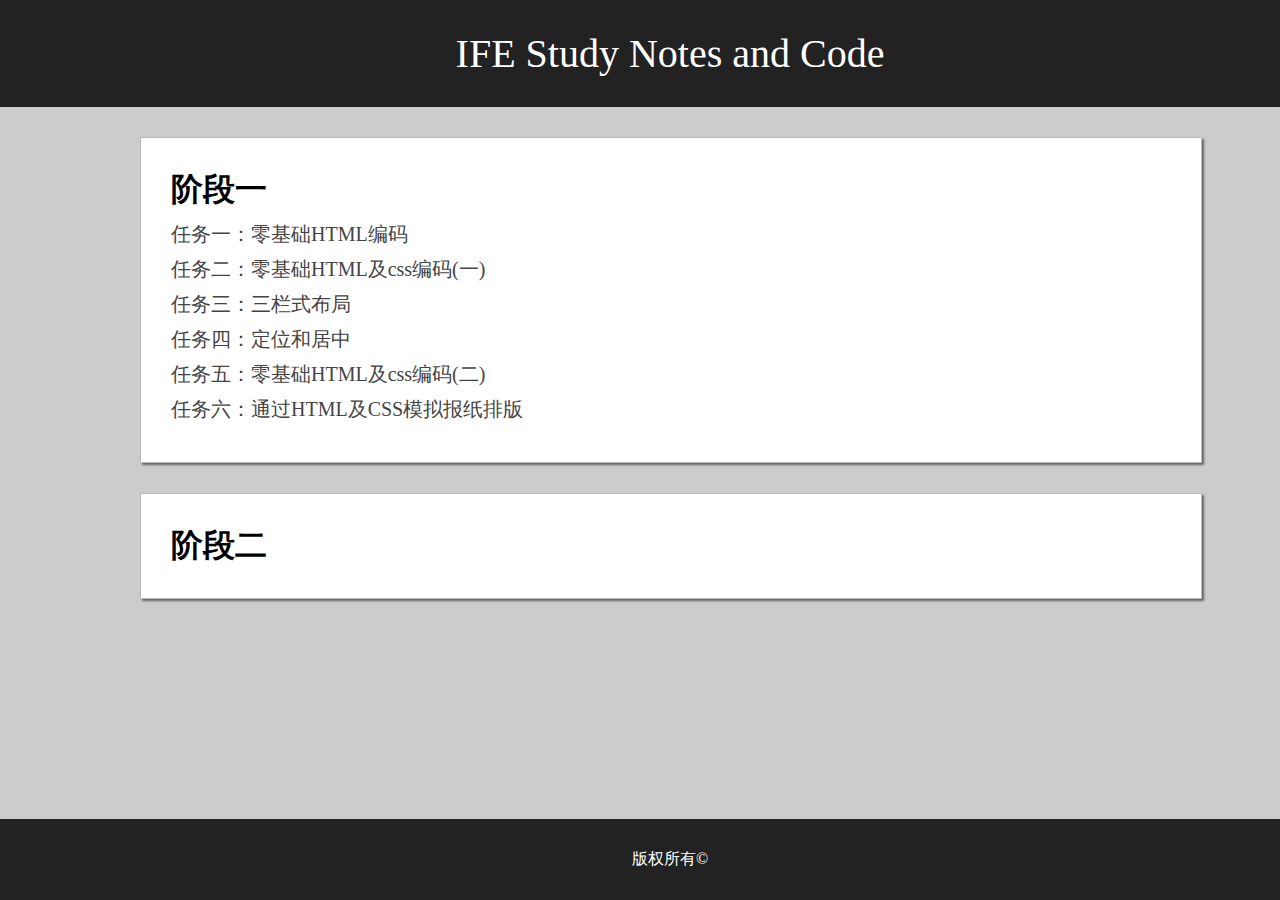
<file: index.html>
<!DOCTYPE html>
<html>
<head>
	<title>无敌多么寂寞</title>
    <meta charset="utf-8" />
    <style>
*{margin: 0; padding: 0;}
body{background: #ccc}
#header{ width: 100%;padding: 30px; background: #222; font-size: 40px; color: #fff; text-align: center;}

#main{width: 1000px; margin: 30px auto;}
.box{width: 100%; padding: 30px; margin: 30px 0; background: #fff;  box-shadow: 2px 2px 2px #666;border:1px solid #bbb;}
#box1 ul{list-style: none; font-size:20px; line-height:25px;}
#box1 ul li{ margin:10px 0;}

#box1 ul li a{text-decoration: none; color:#444}
#box1 ul li a:visited{color: #444}
#box1 ul li a:hover{ font-size: 22px; color: blue;}

#footer{width: 100%; position:absolute;bottom:0; color:#fff;background: #222; padding: 30px; text-align: center;}
    </style>
</head>
<body>
    <div id="header">
        <p>IFE Study Notes and Code</p>
    </div>
    <div id="main">
        <div id="box1" class="box">
            <h1>阶段一</h1>
            <ul>
                <li><a href="phase_1/task1/01.html">任务一：零基础HTML编码</a></li>
                <li><a href="phase_1/task2/02.html">任务二：零基础HTML及css编码(一)</a></li>
                <li><a href="phase_1/task3/03.html">任务三：三栏式布局</a></li>
                <li><a href="phase_1/task4/04.html">任务四：定位和居中</a></li>
                <li><a href="phase_1/task5/05.html">任务五：零基础HTML及css编码(二)</a></li>
                <li><a href="phase_1/task6/06.html">任务六：通过HTML及CSS模拟报纸排版</a></li>
            </ul>
        </div>
        <div id="box2" class="box">
            <h1>阶段二</h1>
        </div>
    </div>
    <div id="footer">
        <p>版权所有&copy;</p>
    </div>
</body>
</html>
</file>
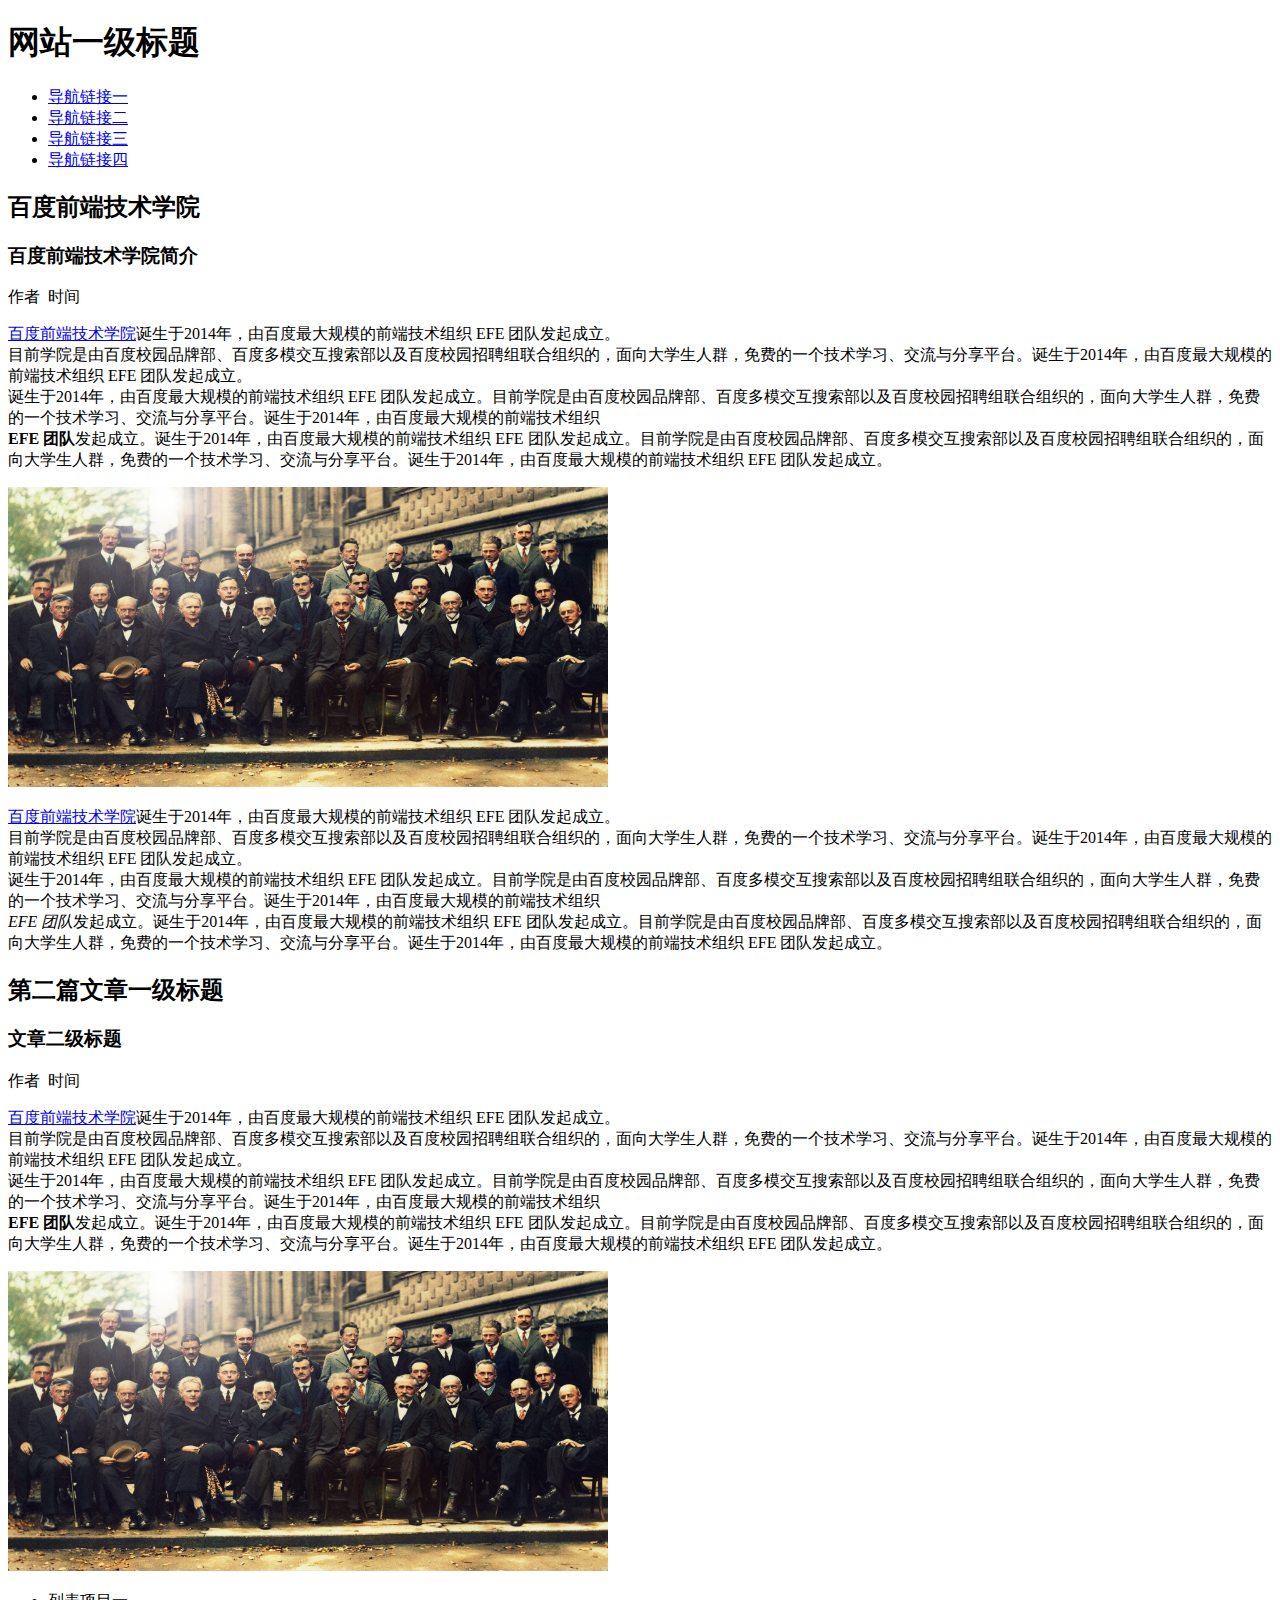
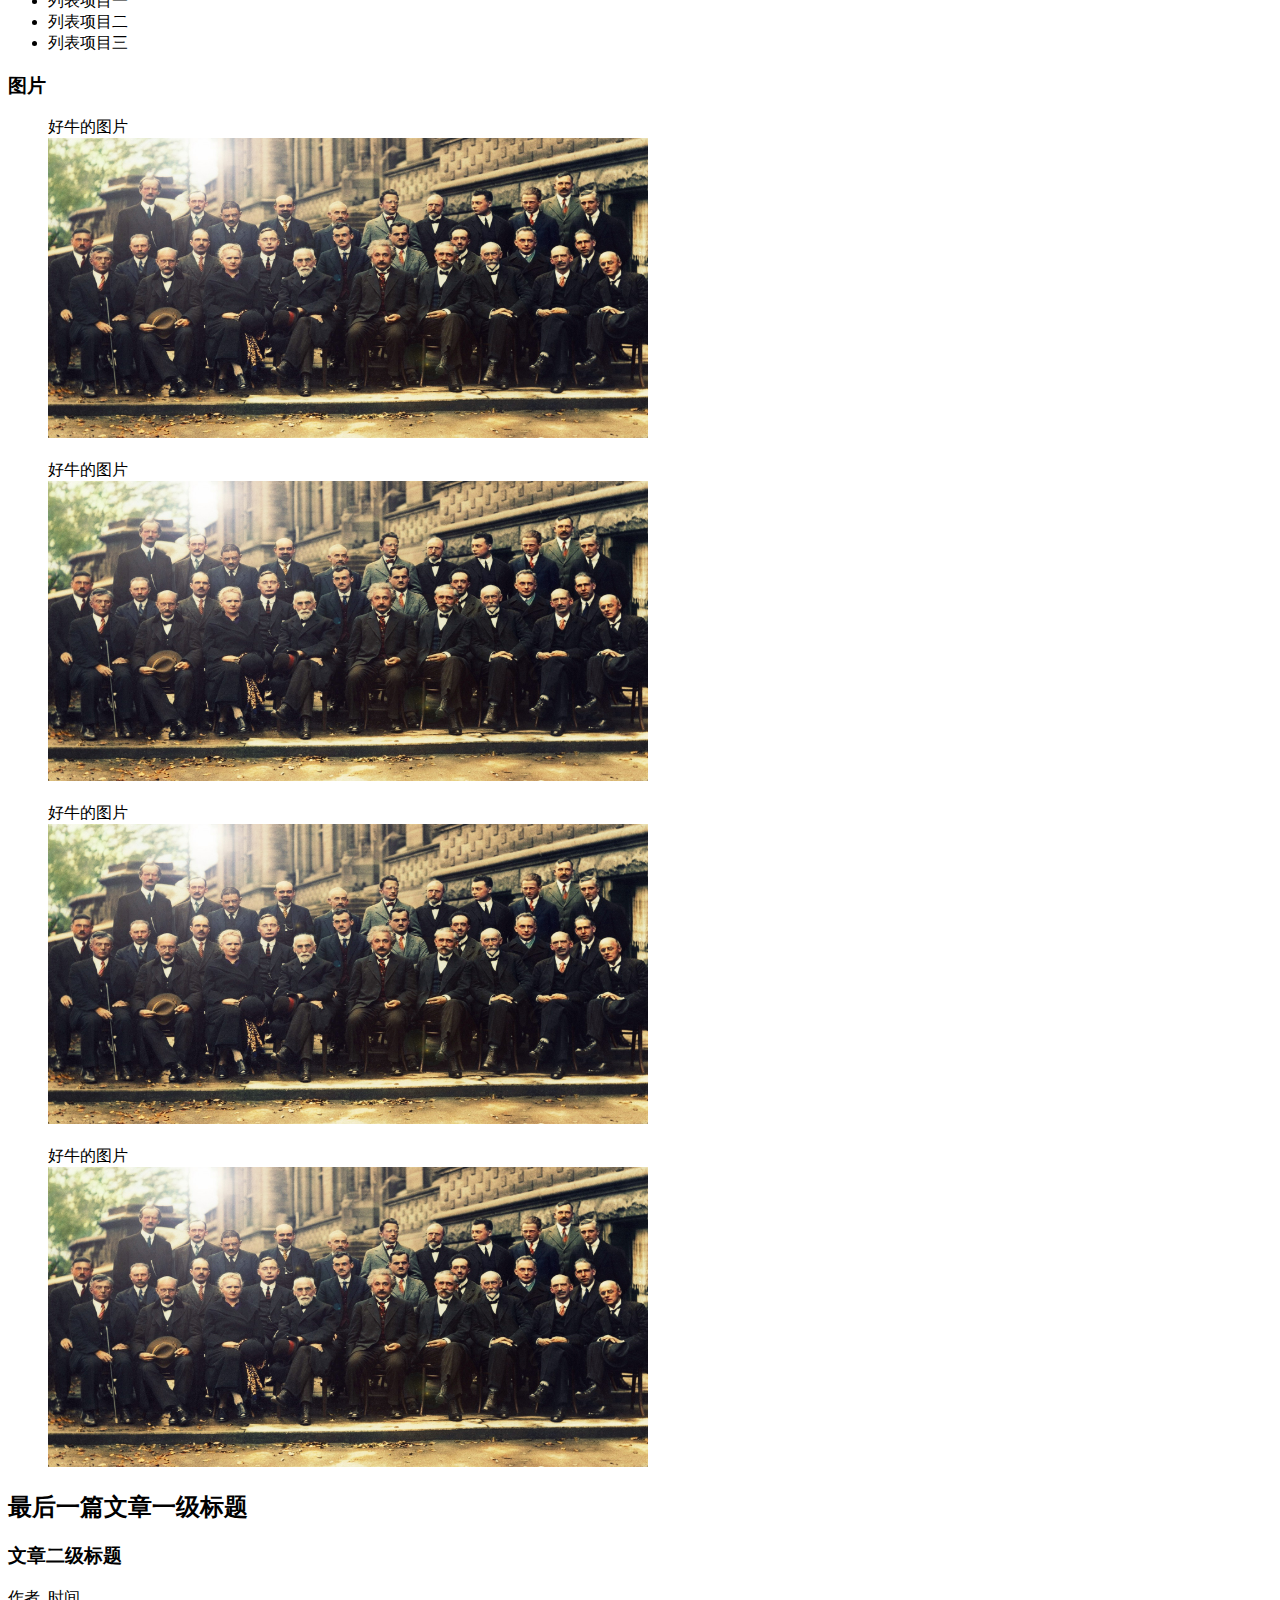
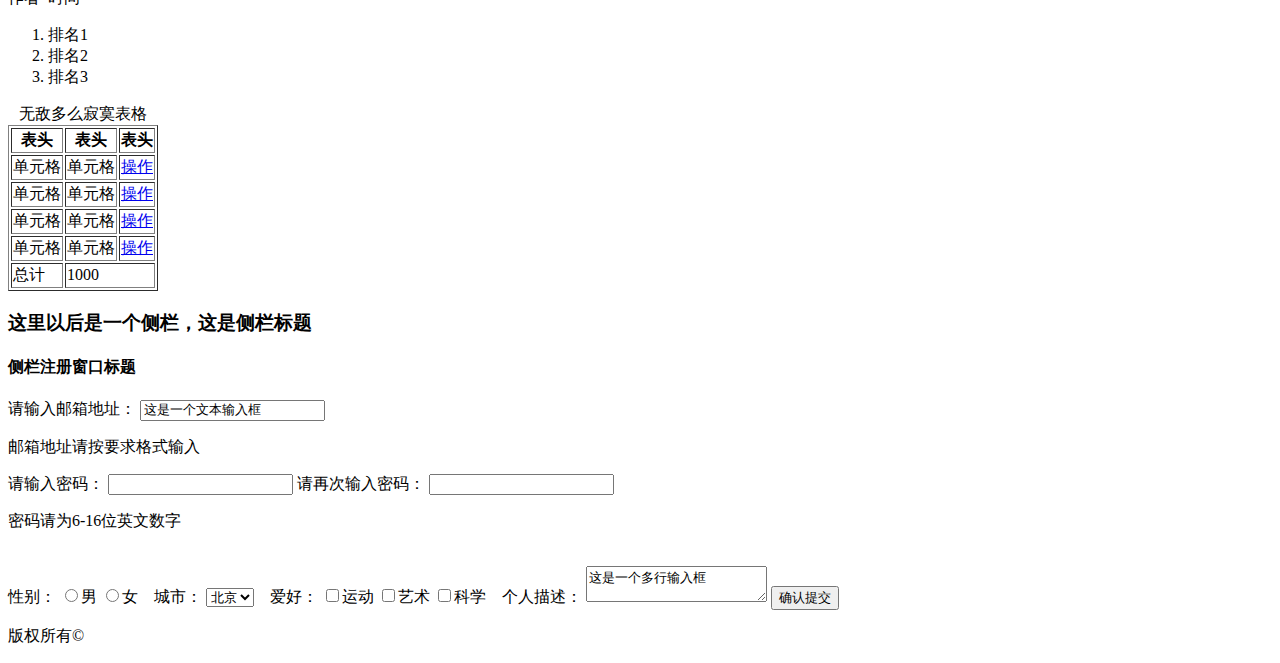
<file: phase_1/task1/01.html>
<!DOCTYPE html>
<html>
<head>
	<title>task1</title>
	<meta charset="UTF-8">
</head>
<body>

<h1>网站一级标题</h1>
<ul>
	<li><a href="#" title="导航一"> 导航链接一</a></li>
	<li><a href="#" title="导航二">导航链接二</a></li>
	<li><a href="#" title="导航三">导航链接三</a></li>
	<li><a href="#" title="导航四">导航链接四</a></li>
</ul>
<article>
	<h2>百度前端技术学院</h2>
	<h3>百度前端技术学院简介</h3>
	<span>作者</span>&nbsp;&nbsp;<span>时间</span>
	<p><a href="http://ife.baidu.com/" title="直接跳到链接">百度前端技术学院</a>诞生于2014年，由百度最大规模的前端技术组织 EFE 团队发起成立。<br />目前学院是由百度校园品牌部、百度多模交互搜索部以及百度校园招聘组联合组织的，面向大学生人群，免费的一个技术学习、交流与分享平台。诞生于2014年，由百度最大规模的前端技术组织 EFE 团队发起成立。<br />
	诞生于2014年，由百度最大规模的前端技术组织 EFE 团队发起成立。目前学院是由百度校园品牌部、百度多模交互搜索部以及百度校园招聘组联合组织的，面向大学生人群，免费的一个技术学习、交流与分享平台。诞生于2014年，由百度最大规模的前端技术组织 <br />
	<strong>EFE 团队</strong>发起成立。诞生于2014年，由百度最大规模的前端技术组织 EFE 团队发起成立。目前学院是由百度校园品牌部、百度多模交互搜索部以及百度校园招聘组联合组织的，面向大学生人群，免费的一个技术学习、交流与分享平台。诞生于2014年，由百度最大规模的前端技术组织 EFE 团队发起成立。</p>
	<img src="01.jpg" height=300px width=600px alt="my picture" title="牛牛们！">
	<p><a href="http://ife.baidu.com/" title="新窗口打开" target="_blank">百度前端技术学院</a>诞生于2014年，由百度最大规模的前端技术组织 EFE 团队发起成立。<br />目前学院是由百度校园品牌部、百度多模交互搜索部以及百度校园招聘组联合组织的，面向大学生人群，免费的一个技术学习、交流与分享平台。诞生于2014年，由百度最大规模的前端技术组织 EFE 团队发起成立。<br />
	诞生于2014年，由百度最大规模的前端技术组织 EFE 团队发起成立。目前学院是由百度校园品牌部、百度多模交互搜索部以及百度校园招聘组联合组织的，面向大学生人群，免费的一个技术学习、交流与分享平台。诞生于2014年，由百度最大规模的前端技术组织 <br />
	<em>EFE 团队</em>发起成立。诞生于2014年，由百度最大规模的前端技术组织 EFE 团队发起成立。目前学院是由百度校园品牌部、百度多模交互搜索部以及百度校园招聘组联合组织的，面向大学生人群，免费的一个技术学习、交流与分享平台。诞生于2014年，由百度最大规模的前端技术组织 EFE 团队发起成立。</p>
</article>

<article>
	<h2>第二篇文章一级标题</h2>
	<h3>文章二级标题</h3>
	<span>作者</span>&nbsp;&nbsp;<span>时间</span>
	<p><a href="http://ife.baidu.com/" title="直接跳到链接">百度前端技术学院</a>诞生于2014年，由百度最大规模的前端技术组织 EFE 团队发起成立。<br />目前学院是由百度校园品牌部、百度多模交互搜索部以及百度校园招聘组联合组织的，面向大学生人群，免费的一个技术学习、交流与分享平台。诞生于2014年，由百度最大规模的前端技术组织 EFE 团队发起成立。<br />
	诞生于2014年，由百度最大规模的前端技术组织 EFE 团队发起成立。目前学院是由百度校园品牌部、百度多模交互搜索部以及百度校园招聘组联合组织的，面向大学生人群，免费的一个技术学习、交流与分享平台。诞生于2014年，由百度最大规模的前端技术组织 <br />
	<strong>EFE 团队</strong>发起成立。诞生于2014年，由百度最大规模的前端技术组织 EFE 团队发起成立。目前学院是由百度校园品牌部、百度多模交互搜索部以及百度校园招聘组联合组织的，面向大学生人群，免费的一个技术学习、交流与分享平台。诞生于2014年，由百度最大规模的前端技术组织 EFE 团队发起成立。</p>
	<img src="01.jpg" height=300px width=600px alt="my picture" title="牛牛们！">
	<ul>
		<li>列表项目一</li>
		<li>列表项目二</li>
		<li>列表项目三</li>
	</ul>

	<dl>
		<dt><h3>图片</h3></dt>
		<dd><span>好牛的图片</span><br /><img src="01.jpg" height=300px width=600px alt="my picture" title="牛牛们！"><br /></dd>
		<dd><br /><span>好牛的图片</span><br /><img src="01.jpg" height=300px width=600px alt="my picture" title="牛牛们！"></dd>
		<dd><br /><span>好牛的图片</span><br /><img src="01.jpg" height=300px width=600px alt="my picture" title="牛牛们！"></dd>
		<dd><br /><span>好牛的图片</span><br /><img src="01.jpg" height=300px width=600px alt="my picture" title="牛牛们！"></dd
	</dl>
</article>

<article>
	<h2>最后一篇文章一级标题</h2>
	<h3>文章二级标题</h3>
	<span>作者</span>&nbsp;&nbsp;<span>时间</span>
	<ol>
		<li>排名1</li>
		<li>排名2</li>
		<li>排名3</li>
	</ol>

	<table border="1">
		<caption>无敌多么寂寞表格</caption>
		<tr>
			<th>表头</th>
			<th>表头</th>
			<th>表头</th>
		</tr>
		<tr>
			<td>单元格</td>
			<td>单元格</td>
			<td><a href="#">操作</a></td>
		</tr>
		<tr>
			<td>单元格</td>
			<td>单元格</td>
			<td><a href="#">操作</a></td>
		</tr>
		<tr>
			<td>单元格</td>
			<td>单元格</td>
			<td><a href="#">操作</a></td>
		</tr>
		<tr>
			<td>单元格</td>
			<td>单元格</td>
			<td><a href="#">操作</a></td>
		</tr>
		<tr>
			<td>总计</td>
			<td colspan=2>1000</td>
		</tr>
	</table>
</article>
<aside>
	<h3>这里以后是一个侧栏，这是侧栏标题</h3>
	<h4>侧栏注册窗口标题</h4>
	<form>
		<label for="email">请输入邮箱地址：</label>
		<input type="text" name="email" value="这是一个文本输入框"></input>
		<p>邮箱地址请按要求格式输入</p>
		<label for="pwd1">请输入密码：</label>
		<input type="password" name="pwd1"></input>
		<label for="pw2">请再次输入密码：</label>
		<input type="password" name="pwd2"></input>
		<p>密码请为6-16位英文数字</p><br />
		<span>性别：</span>
		<input type="radio" value="1" name="sex">男</input>
		<input type="radio" value="0" name="sex">女</input>
		&nbsp;&nbsp;
		<span>城市：</span>
		<select id="city">
			<option value="beijing" checked="checked">北京</option>
			<option value="shanghai">上海</option>
			<option value="guangzhou">广州</option>
			<option value="shenzhen">深圳</option>
			<option value="xian">西安</option>
		</select>
		&nbsp;&nbsp;
		<span>爱好：</span>
		<input type="checkbox" name="aihao">运动</input>
		<input type="checkbox" name="aihao">艺术</input>
		<input type="checkbox" name="aihao">科学</input>
		&nbsp;&nbsp;
		<span>个人描述：</span>
		<textarea rows="2" cols="20" name="detail">这是一个多行输入框</textarea>
		<input type="submit" value="确认提交" ></input>
	</form>
</aside>
<footer>
	<p>版权所有&copy;</p>
</footer>
</body>
</html>
</file>
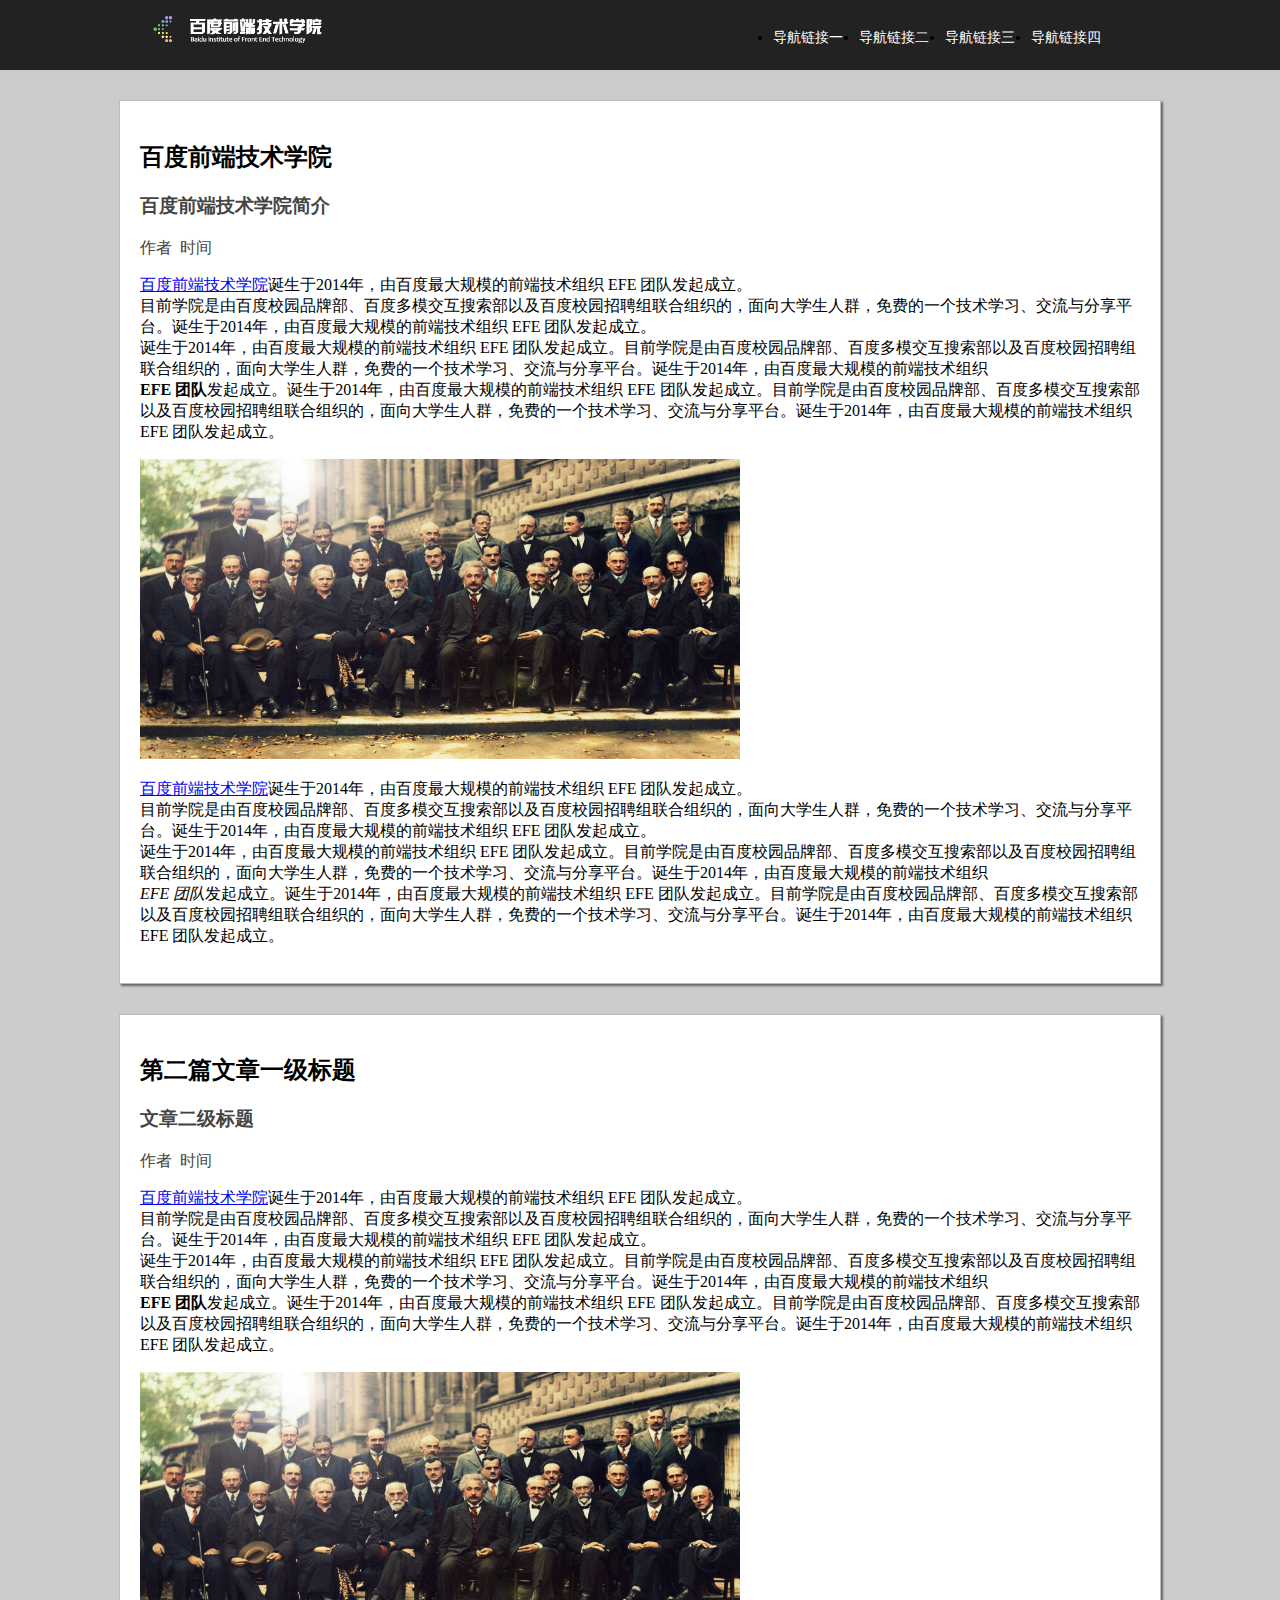
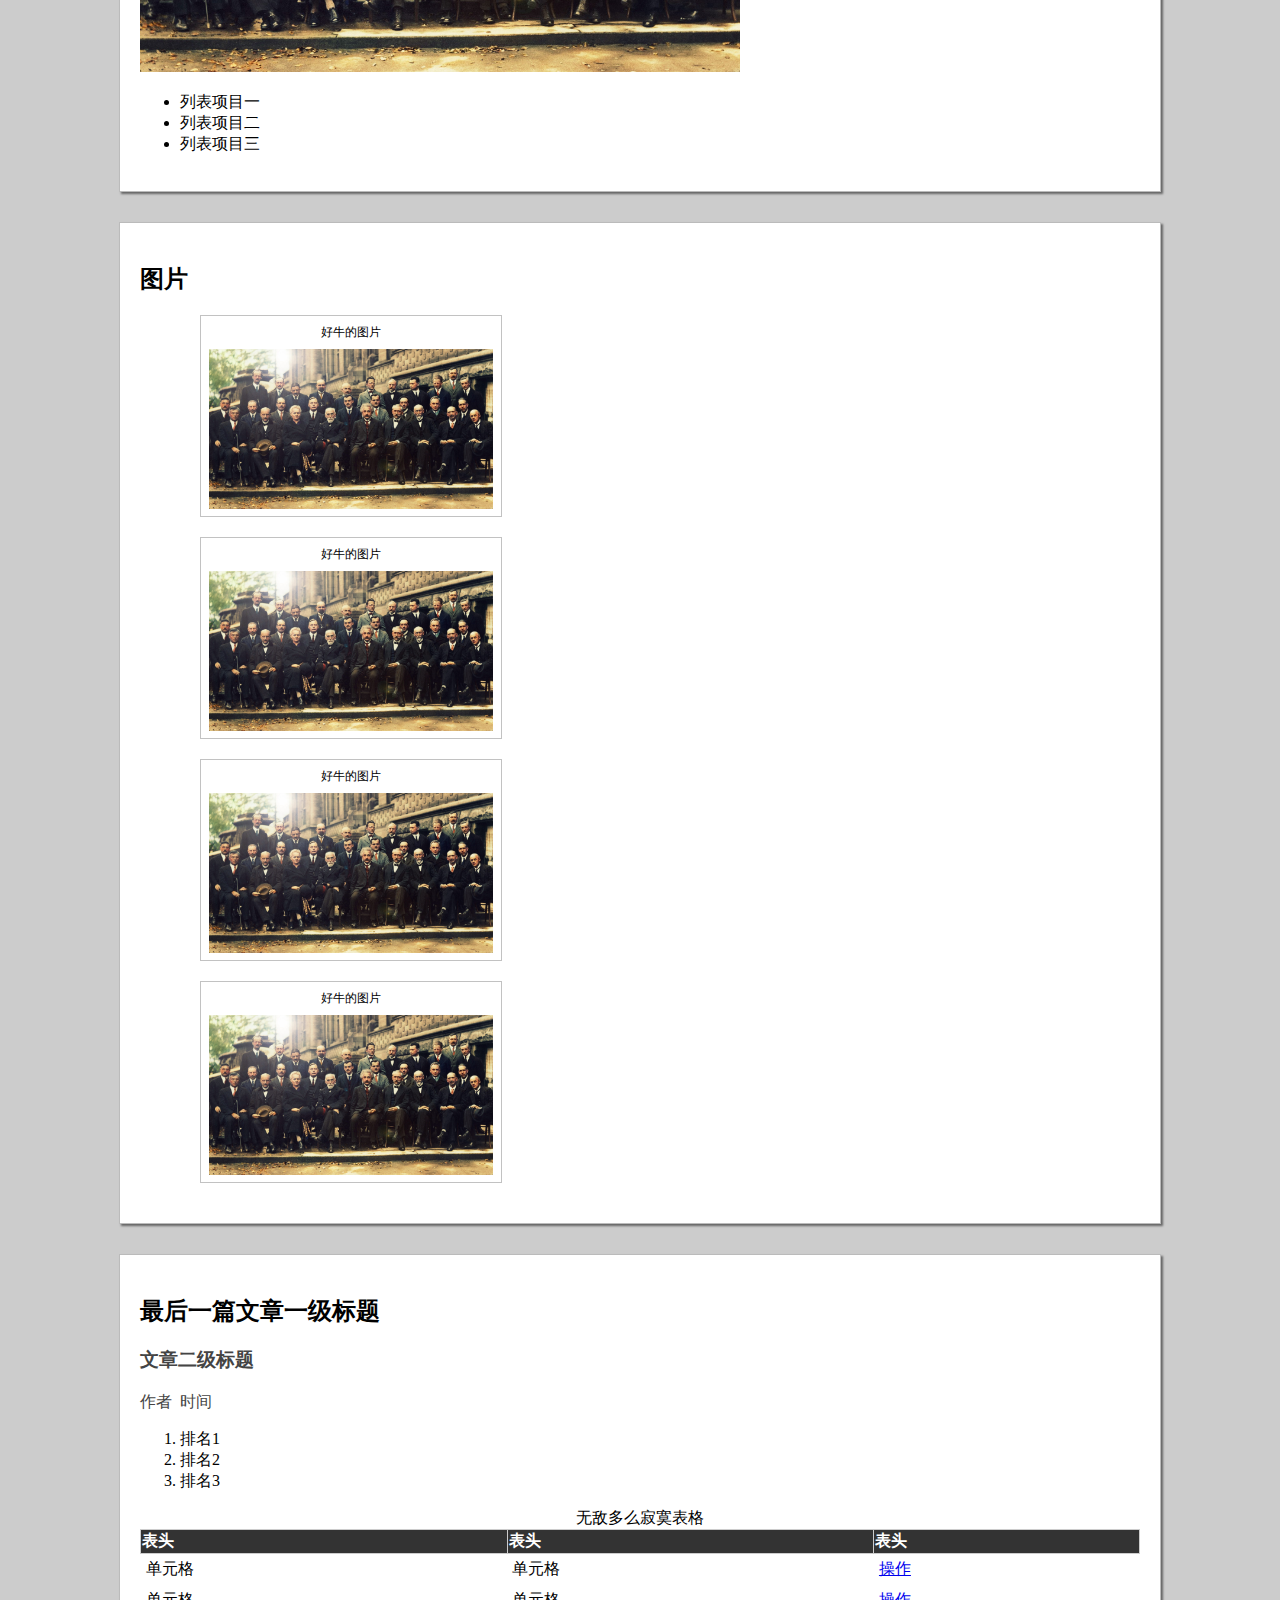
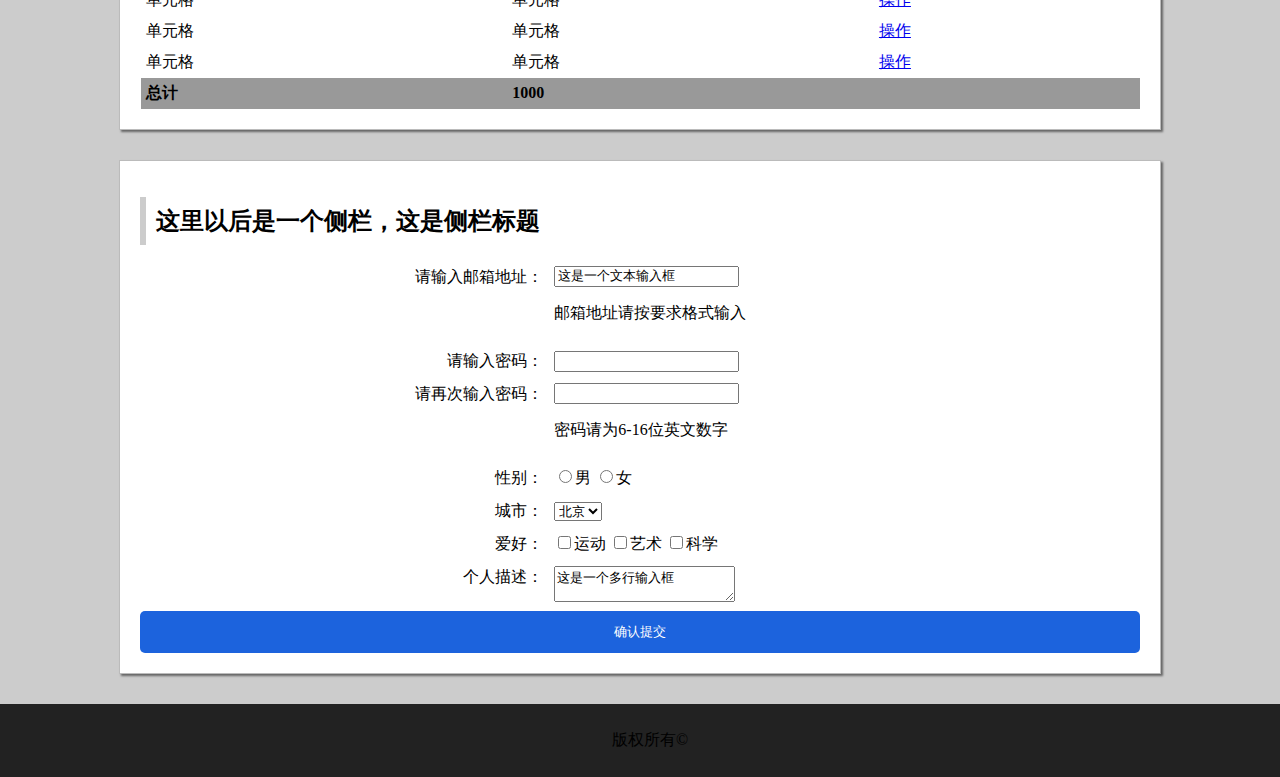
<file: phase_1/task2/02.html>
<!DOCTYPE html>
<html>
    <head>
        <title>task1</title>
        <meta charset="UTF-8">
        <style type="text/css">
            body{background:#ccc;width:100%;margin:0;font-family: "microsoft yahei";}
            img{max-width:100%; max-height:80%}

            .box{width:1000px;margin:30px auto;box-shadow:2px 2px 2px #666; border:1px solid #bbb;background:#fff;padding:20px 20px;}
            .box h3, .author, .time{color:#444}

            .pic-list{list-style: none}
            .pic-list li{width: 300px;height:200px; border:1px solid #c2c2c2; text-align: center; margin: 20px;}
            .pic-list h1{font-size:12px; font-weight: normal;}

            table{border:0; width:100%;border-collapse: collapse;}
            caption{font:bold 15px;}
            td{padding:5px; border:1px #ccc solid}
            th{background: #333;color:#fff;border:1px solid #ccc;text-align:left}
            .table-list tr:last-child{background: #999; font-weight:bold;}

            #aside h1{padding:8px 0 8px 10px;border-left:6px solid #ccc;font-size:1.5em} 
            .sub-form{border:0;}
            td{border:0}
            td[right]{text-align:right;vertical-align:top; padding: 6px;}

            #header{background:#222;height:60px;width:100%;margin:0 6px 0 0;padding:5px}
            .nav{width:1000px;margin:0 auto;height:60px;position:relative;top:0;}
            .nav-logo{width:200px;margin:5px 0;height:50px;float:left;}
            .nav-links{position:absolute;width:380px;right:0}
            .nav-links li{float:left;margin:8px;font-size:14px;}
            .nav-links a{color:#fff;text-decoration: none} 
            .sub-button input{background: rgb(28, 99, 221); line-height: 3em; border-radius: 5px; border: 0; outline: none; color: #fff; width: 100%;}

            #footer{background:#222;padding:10px;width:100%;text-align:center;}
        </style>
    </head>
    <body>
        <div id="header">
            <div class="nav">
                <div class="nav-logo">
                    <img src="IFE-logo.png">
                </div>
                <ul class="nav-links">
                    <li><a href="#" title="导航一">导航链接一</a></li>
                    <li><a href="#" title="导航二">导航链接二</a></li>
                    <li><a href="#" title="导航三">导航链接三</a></li>
                    <li><a href="#" title="导航四">导航链接四</a></li>
                </ul>
            </div>
        </div>
        <div class="box">
            <h2>百度前端技术学院</h2>
            <h3>百度前端技术学院简介</h3>
            <span class="author">作者</span>&nbsp;&nbsp;<span class="time">时间</span>
            <p><a href="http://ife.baidu.com/" title="直接跳到链接">百度前端技术学院</a>诞生于2014年，由百度最大规模的前端技术组织 EFE 团队发起成立。<br/>目前学院是由百度校园品牌部、百度多模交互搜索部以及百度校园招聘组联合组织的，面向大学生人群，免费的一个技术学习、交流与分享平台。诞生于2014年，由百度最大规模的前端技术组织 EFE 团队发起成立。<br />
            诞生于2014年，由百度最大规模的前端技术组织 EFE 团队发起成立。目前学院是由百度校园品牌部、百度多模交互搜索部以及百度校园招聘组联合组织的，面向大学生人群，免费的一个技术学习、交流与分享平台。诞生于2014年，由百度最大规模的前端技术组织 <br />
            <strong>EFE 团队</strong>发起成立。诞生于2014年，由百度最大规模的前端技术组织 EFE 团队发起成立。目前学院是由百度校园品牌部、百度多模交互搜索部以及百度校园招聘组联合组织的，面向大学生人群，免费的一个技术学习、交流与分享平台。诞生于2014年，由百度最大规模的前端技术组织 EFE 团队发起成立。</p>
            <img src="01.jpg" height=300px width=600px alt="my picture" title="牛牛们！">
            <p><a href="http://ife.baidu.com/" title="新窗口打开" target="_blank">百度前端技术学院</a>诞生于2014年，由百度最大规模的前端技术组织 EFE 团队发起成立。<br />目前学院是由百度校园品牌部、百度多模交互搜索部以及百度校园招聘组联合组织的，面向大学生人群，免费的一个技术学习、交流与分享平台。诞生于2014年，由百度最大规模的前端技术组织 EFE 团队发起成立。<br />
            诞生于2014年，由百度最大规模的前端技术组织 EFE 团队发起成立。目前学院是由百度校园品牌部、百度多模交互搜索部以及百度校园招聘组联合组织的，面向大学生人群，免费的一个技术学习、交流与分享平台。诞生于2014年，由百度最大规模的前端技术组织 <br />
            <em>EFE 团队</em>发起成立。诞生于2014年，由百度最大规模的前端技术组织 EFE 团队发起成立。目前学院是由百度校园品牌部、百度多模交互搜索部以及百度校园招聘组联合组织的，面向大学生人群，免费的一个技术学习、交流与分享平台。诞生于2014年，由百度最大规模的前端技术组织 EFE 团队发起成立。</p>
        </div>

        <div class="box">
            <h2>第二篇文章一级标题</h2>
            <h3>文章二级标题</h3>
            <span class="author">作者</span>&nbsp;&nbsp;<span class="time">时间</span>

            <p><a href="http://ife.baidu.com/" title="直接跳到链接">百度前端技术学院</a>诞生于2014年，由百度最大规模的前端技术组织 EFE 团队发起成立。<br />目前学院是由百度校园品牌部、百度多模交互搜索部以及百度校园招聘组联合组织的，面向大学生人群，免费的一个技术学习、交流与分享平台。诞生于2014年，由百度最大规模的前端技术组织 EFE 团队发起成立。<br />
            诞生于2014年，由百度最大规模的前端技术组织 EFE 团队发起成立。目前学院是由百度校园品牌部、百度多模交互搜索部以及百度校园招聘组联合组织的，面向大学生人群，免费的一个技术学习、交流与分享平台。诞生于2014年，由百度最大规模的前端技术组织 <br />
            <strong>EFE 团队</strong>发起成立。诞生于2014年，由百度最大规模的前端技术组织 EFE 团队发起成立。目前学院是由百度校园品牌部、百度多模交互搜索部以及百度校园招聘组联合组织的，面向大学生人群，免费的一个技术学习、交流与分享平台。诞生于2014年，由百度最大规模的前端技术组织 EFE 团队发起成立。</p>
            <img src="01.jpg" height=300px width=600px alt="my picture" title="牛牛们！">
            <ul>
                <li>列表项目一</li>
                <li>列表项目二</li>
                <li>列表项目三</li>
            </ul>
        </div>

        <div class="box">
            <h2>图片</h2>
            <ul class="pic-list">
                <li>
                    <h1>好牛的图片</h1>
                    <img src="01.jpg" alt="my picture" title="牛牛们！">
                </li>
                <li>
                    <h1>好牛的图片</h1>
                    <img src="01.jpg"  alt="my picture" title="牛牛们！">
                </li>
                <li>
                    <h1>好牛的图片</h1>
                    <img src="01.jpg"  alt="my picture" title="牛牛们！">
                </li>
                <li>
                    <h1>好牛的图片</h1>
                    <img src="01.jpg" alt="my picture" title="牛牛们！">
                </li>
            </ul>
        </div>

        <div class="box">
            <h2>最后一篇文章一级标题</h2>
            <h3>文章二级标题</h3>
            <span class="author">作者</span>&nbsp;&nbsp;<span class="time">时间</span>
            <ol>
                <li>排名1</li>
                <li>排名2</li>
                <li>排名3</li>
            </ol>

            <table class="table-list">
                <caption>无敌多么寂寞表格</caption>
                <tr>
                    <th>表头</th>
                    <th>表头</th>
                    <th>表头</th>
                </tr>
                <tr>
                    <td>单元格</td>
                    <td>单元格</td>
                    <td><a href="#">操作</a></td>
                </tr>
                <tr>
                    <td>单元格</td>
                    <td>单元格</td>
                    <td><a href="#">操作</a></td>
                </tr>
                <tr>
                    <td>单元格</td>
                    <td>单元格</td>
                    <td><a href="#">操作</a></td>
                </tr>
                <tr>
                    <td>单元格</td>
                    <td>单元格</td>
                    <td><a href="#">操作</a></td>
                </tr>
                <tr>
                    <td>总计</td>
                    <td colspan=2>1000</td>
                </tr>
            </table>
        </div>

        <div class="box" id="aside">
            <h1>这里以后是一个侧栏，这是侧栏标题</h1>
            <form>
                <table class="sub-table">
                    <tr>
                        <td right="yes" >
                            <label for="email">请输入邮箱地址：</label>
                        </td>
                        <td>
                            <input type="text" name="email" value="这是一个文本输入框"></input>
                            <p>邮箱地址请按要求格式输入</p>
                        </td>
                    </tr>
                    <tr>
                        <td right="yes">
                            <label for="pwd1">请输入密码：</label>
                        </td>
                        <td>
                            <input type="password" name="pwd1"></input>
                        </td>
                    </tr>
                    <tr>
                        <td right="yes">
                            <label for="pw2">请再次输入密码：</label>
                        </td>
                        <td>
                            <input type="password" name="pwd2"></input>
                            <p>密码请为6-16位英文数字</p>
                        </td>
                        <tr>
                            <td right="yes">
                                <span>性别：</span>
                            </td>
                            <td>
                                <input type="radio" value="1" name="sex">男</input>
                                <input type="radio" value="0" name="sex">女</input>
                            </td>
                        </tr>
                        <tr>
                            <td right="yes">
                                <span>城市：</span>
                            </td>
                            <td>
                                <select id="city">
                                    <option value="beijing" checked="checked">北京</option>
                                    <option value="shanghai">上海</option>
                                    <option value="guangzhou">广州</option>
                                    <option value="shenzhen">深圳</option>
                                    <option value="xian">西安</option>
                                </select>
                            </td>
                        </tr>
                        <tr>
                            <td right="yes">
                                <span>爱好：</span>
                            </td>
                            <td>
                                <input type="checkbox" name="aihao">运动</input>
                                <input type="checkbox" name="aihao">艺术</input>
                                <input type="checkbox" name="aihao">科学</input>
                            </td>
                        </tr>
                        <tr>
                            <td right="yes">
                                <span>个人描述：</span>
                            </td>
                            <td>
                                <textarea rows="2" cols="20" name="detail">这是一个多行输入框</textarea>
                            </td>
                        </tr>

                </table>    
                <div class="sub-button">
                    <input type="submit" value="确认提交" ></input>
                </div>
            </form>
        </div>
        <div id="footer">
            <p>版权所有&copy;</p>
        </div>
    </body>
</html>
</file>
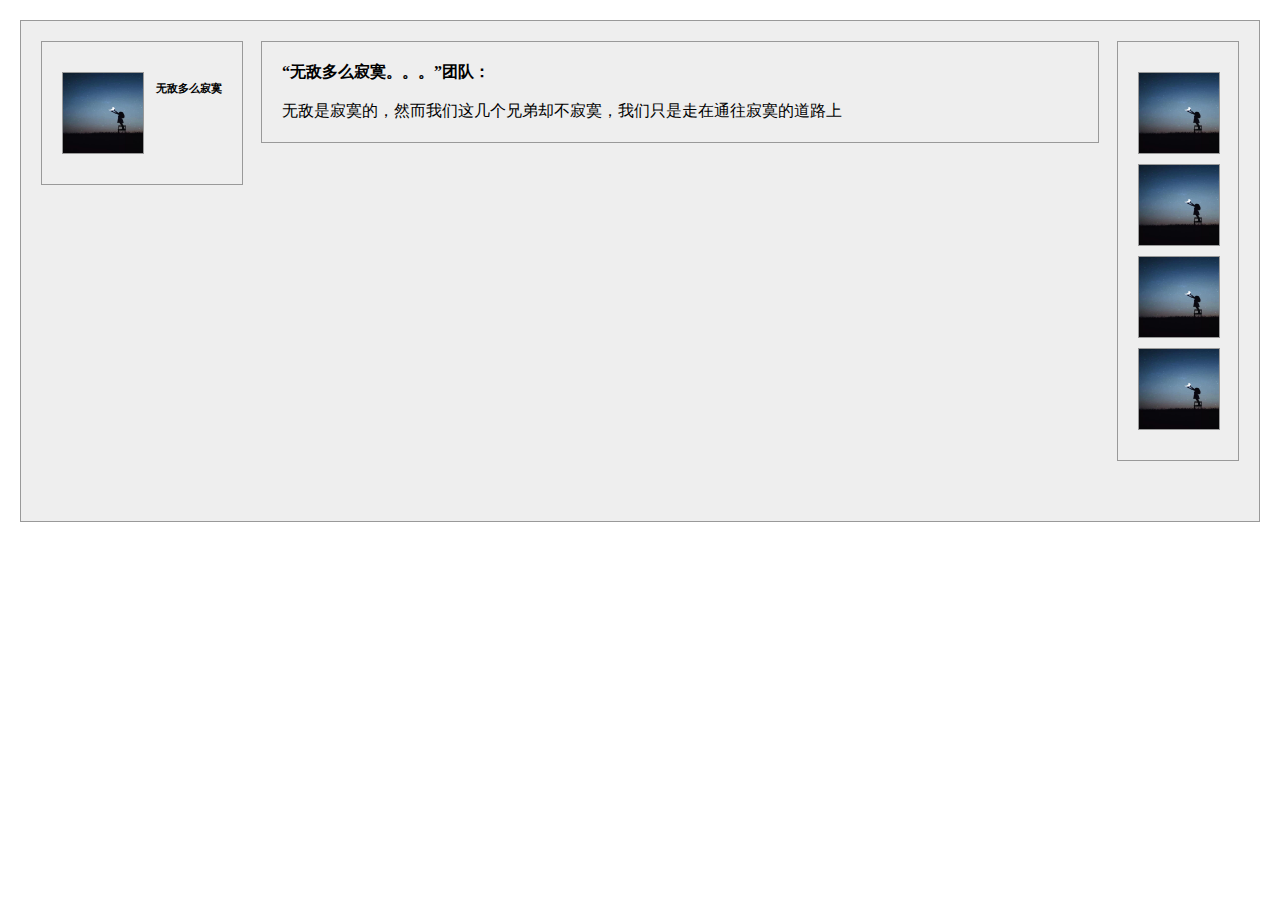
<file: phase_1/task3/03.html>
<!DOCTYPE HTML>
<html>
    <head>
        <title>三栏式布局</title>
        <meta charset="utf-8">
        <style type="text/css">
            *{margin:0;padding:0;}
            .team{padding:20px;margin:20px;position:relative;min-height:460px;min-width:600px;background:#eee;border:1px solid #999}
            #team-logo{width:160px;padding:20px;border:1px solid #999;margin:20px;position:absolute;left:0;top:0;vertical-align:top}
            #team-logo img{display:inline-block;float:left;}
            #team-logo h6{float:right;margin:20px 0 0 10px}
            #team-info{padding:20px;border:1px solid #999;margin:0 140px 0 220px}
            #member-info{width:80px;padding:20px;margin:20px;border:1px solid #999;position:absolute;right:0;top:0;}
            img{display:block;width:80px;height:80px;margin:10px 0;border:1px solid #999}
        </style>
    </head>
    <body>
        <div class="team">
            <div id="team-logo">
                <img src="01.png" alt="" ></img>
                <h6>无敌多么寂寞</h6>
            </div>
            <div id="team-info">
                <p><strong>“无敌多么寂寞。。。”团队：</strong></p><br />
                <p>
                无敌是寂寞的，然而我们这几个兄弟却不寂寞，我们只是走在通往寂寞的道路上
                </p>
            </div>
            <div id="member-info">
                <img src="01.png" alt="" ></img>
                <img src="01.png" alt="" ></img>
                <img src="01.png" alt="" ></img>
                <img src="01.png" alt="" ></img>
            </div>
        </div>
    </body>
</html>
</file>
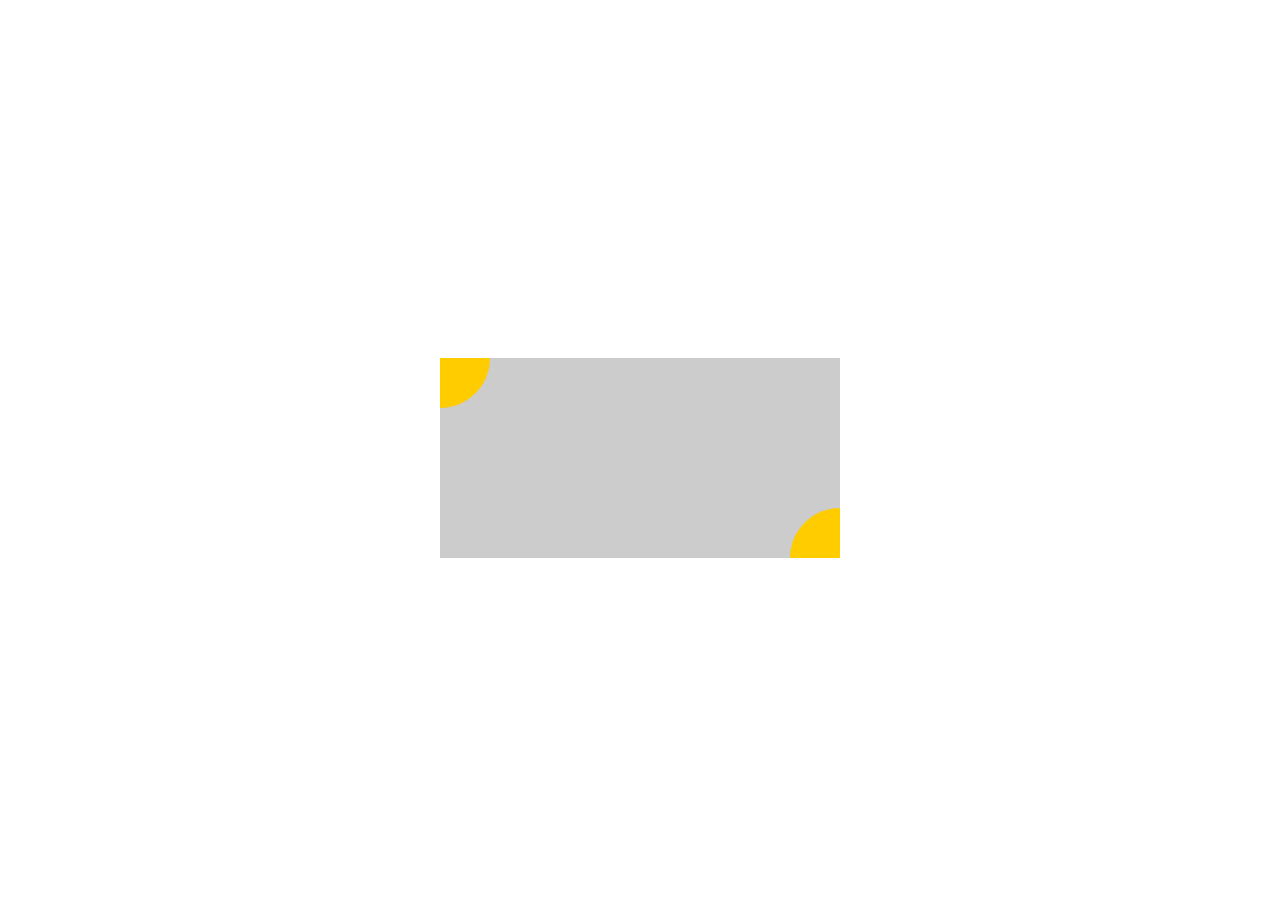
<file: phase_1/task4/04.html>
<!DOCTYPE html>
<html>
    <head>
        <title>水平垂直居中</title>
        <meta charset="utf-8">
        <style type="text/css">
            html, body{height:100%;}
            #wrapper{height:100%;position:relative;}
            #box{background-color:#ccc;width:400px;height:200px;position:absolute;top:50%;left:50%;margin:-100px 0 0 -200px;}
            #c1{background:#fc0;border-radius:0 0 100% 0;width:50px;height:50px; position:absolute;top:0;left:0;}
            #c2{background:#fc0;border-radius:100% 0 0 0;width:50px;height:50px; position:absolute;bottom:0;right:0;}
        </style>
    </head>
    <body>
        <div id="wrapper">
        <div id="box">
            <div id="c1">
            </div>
            <div id="c2">
            </div>
        </div>
        </div>
    </body>
</html>
</file>
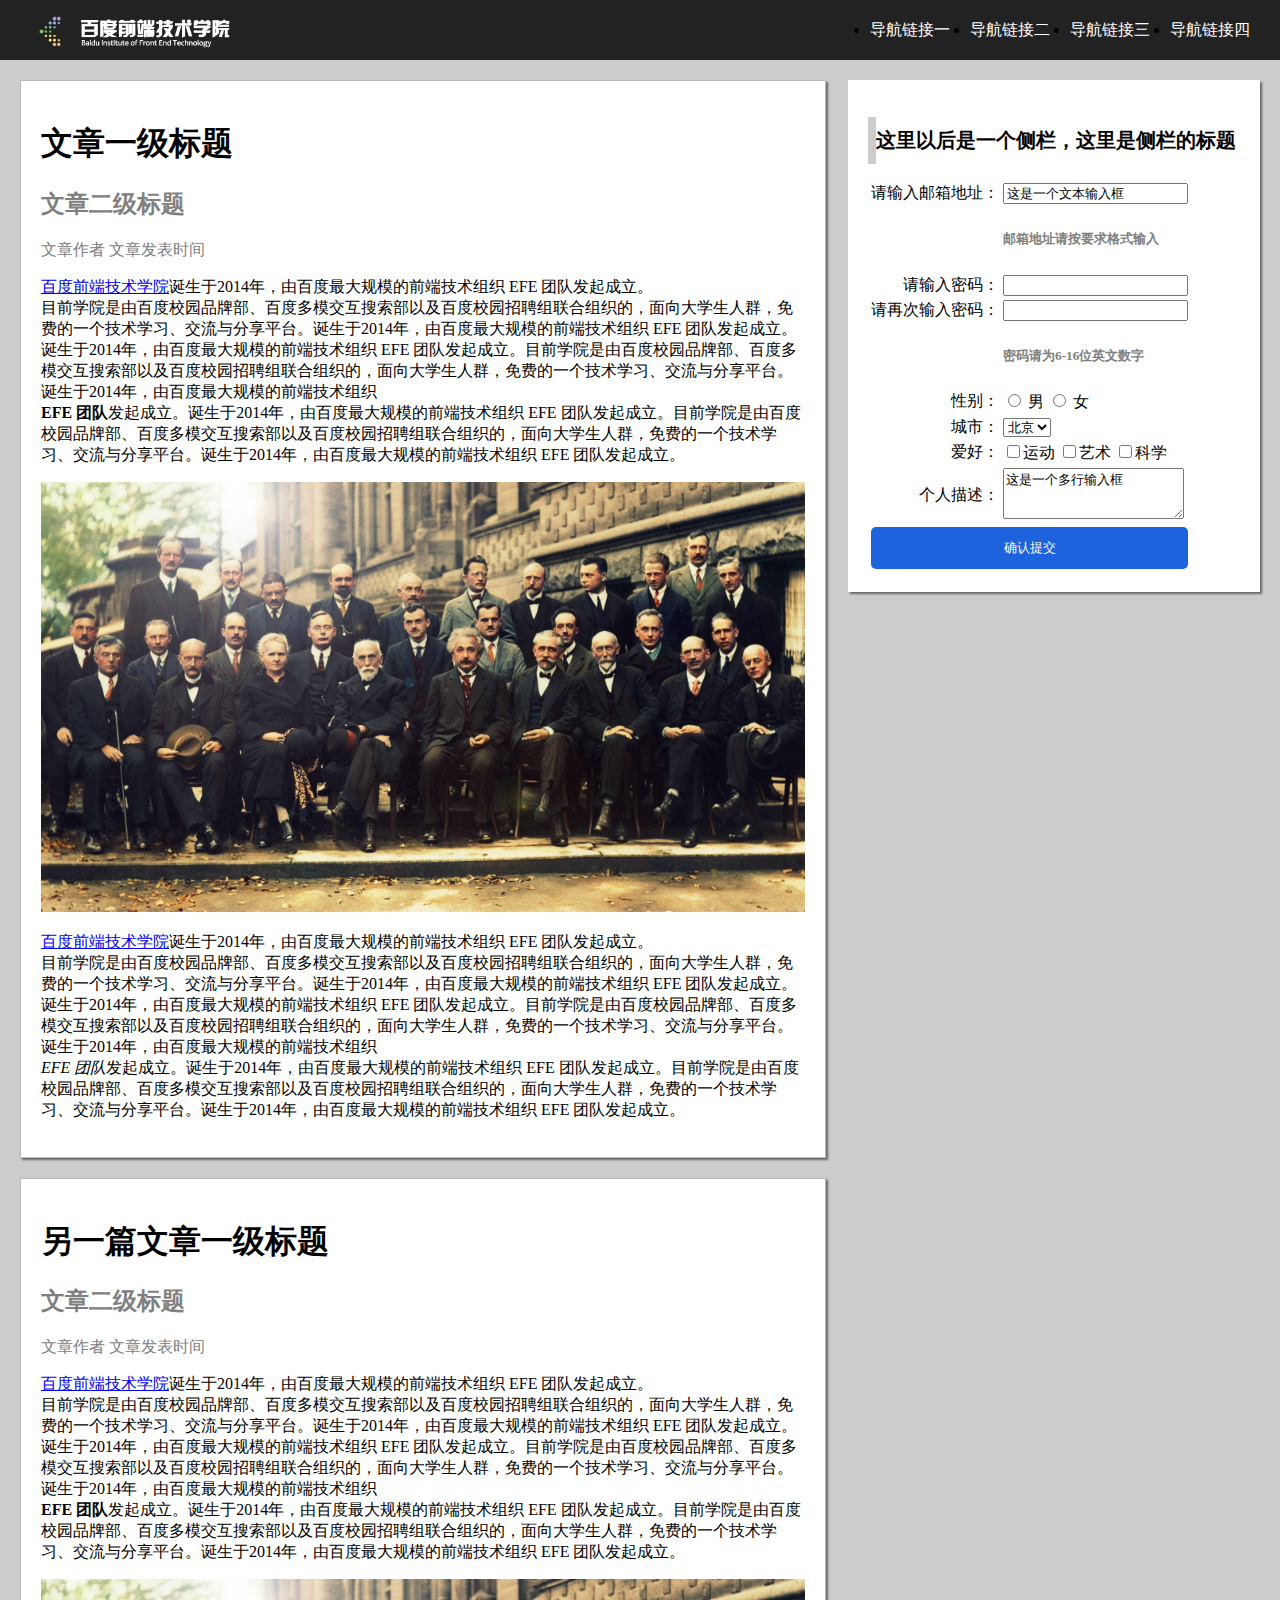
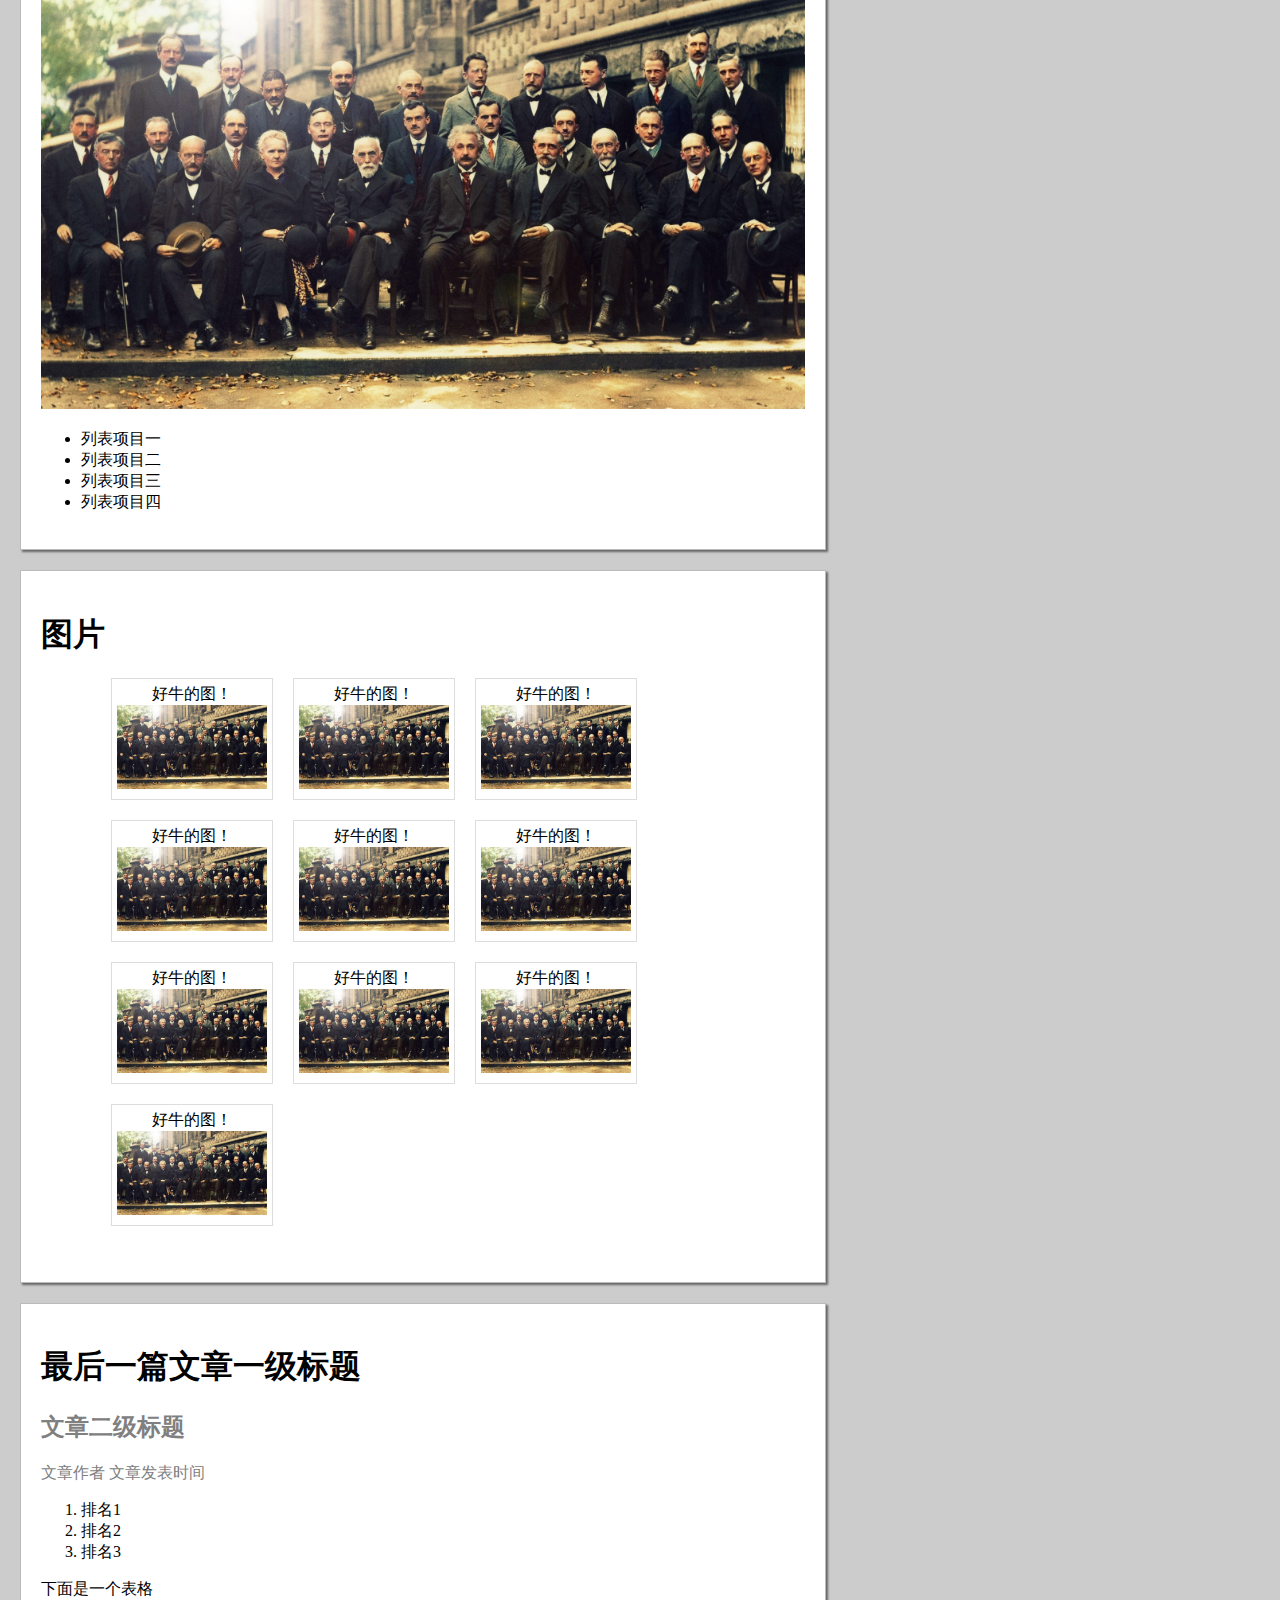
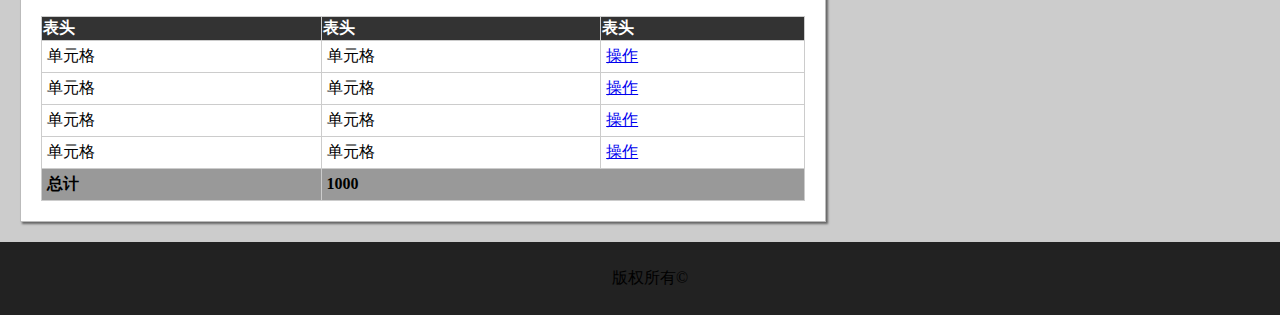
<file: phase_1/task5/05.html>
<!DOCTYPE html>
<html>
    <head>
        <title>零基础HTML及CSS编码（二）</title>
        <meta charset="utf-8">
        <link rel="stylesheet" type="text/css" href="05.css"> 
    </head>
    <body>
        <div id="header">
            <div id="logo">
                <a href="http://ife.baidu.com"><img src="IFE-logo.png" alt="IFE-logo"></a>
            </div>
            <div id="nav">
                <ul>
                    <li><a href="#" title="导航一">导航链接一</a></li>
                    <li><a href="#" title="导航二">导航链接二</a></li>
                    <li><a href="#" title="导航三">导航链接三</a></li>
                    <li><a href="#" title="导航四">导航链接四</a></li>
                </ul>
            </div>
        </div>
        <div id="wrapper">
            <div id="main">
                <div class="box">
                    <h1>文章一级标题</h1>
                    <h2>文章二级标题</h2>
                    <span class="author">文章作者 </span>
                    <span class="post_time">文章发表时间 </span>
                    <p><a href="http://ife.baidu.com/" title="直接跳到链接">百度前端技术学院</a>诞生于2014年，由百度最大规模的前端技术组织 EFE 团队发起成立。<br />目前学院是由百度校园品牌部、百度多模交互搜索部以及百度校园招聘组联合组织的，面向大学生人群，免费的一个技术学习、交流与分享平台。诞生于2014年，由百度最大规模的前端技术组织 EFE 团队发起成立。<br />
                    诞生于2014年，由百度最大规模的前端技术组织 EFE 团队发起成立。目前学院是由百度校园品牌部、百度多模交互搜索部以及百度校园招聘组联合组织的，面向大学生人群，免费的一个技术学习、交流与分享平台。诞生于2014年，由百度最大规模的前端技术组织 <br />
                    <strong>EFE 团队</strong>发起成立。诞生于2014年，由百度最大规模的前端技术组织 EFE 团队发起成立。目前学院是由百度校园品牌部、百度多模交互搜索部以及百度校园招聘组联合组织的，面向大学生人群，免费的一个技术学习、交流与分享平台。诞生于2014年，由百度最大规模的前端技术组织 EFE 团队发起成立。</p>
                    <img src="01.jpg"  alt="my picture" title="牛牛们！">
                    <p><a href="http://ife.baidu.com/" title="新窗口打开" target="_blank">百度前端技术学院</a>诞生于2014年，由百度最大规模的前端技术组织 EFE 团队发起成立。<br />目前学院是由百度校园品牌部、百度多模交互搜索部以及百度校园招聘组联合组织的，面向大学生人群，免费的一个技术学习、交流与分享平台。诞生于2014年，由百度最大规模的前端技术组织 EFE 团队发起成立。<br />
                    诞生于2014年，由百度最大规模的前端技术组织 EFE 团队发起成立。目前学院是由百度校园品牌部、百度多模交互搜索部以及百度校园招聘组联合组织的，面向大学生人群，免费的一个技术学习、交流与分享平台。诞生于2014年，由百度最大规模的前端技术组织 <br />
                    <em>EFE 团队</em>发起成立。诞生于2014年，由百度最大规模的前端技术组织 EFE 团队发起成立。目前学院是由百度校园品牌部、百度多模交互搜索部以及百度校园招聘组联合组织的，面向大学生人群，免费的一个技术学习、交流与分享平台。诞生于2014年，由百度最大规模的前端技术组织 EFE 团队发起成立。</p>
                </div>
                <div class="box">
                    <h1>另一篇文章一级标题</h1>
                    <h2>文章二级标题</h2>
                    <span class="author">文章作者 </span>
                    <span class="post_time">文章发表时间 </span>
                    <p><a href="http://ife.baidu.com/" title="直接跳到链接">百度前端技术学院</a>诞生于2014年，由百度最大规模的前端技术组织 EFE 团队发起成立。<br />目前学院是由百度校园品牌部、百度多模交互搜索部以及百度校园招聘组联合组织的，面向大学生人群，免费的一个技术学习、交流与分享平台。诞生于2014年，由百度最大规模的前端技术组织 EFE 团队发起成立。<br />
                        诞生于2014年，由百度最大规模的前端技术组织 EFE 团队发起成立。目前学院是由百度校园品牌部、百度多模交互搜索部以及百度校园招聘组联合组织的，面向大学生人群，免费的一个技术学习、交流与分享平台。诞生于2014年，由百度最大规模的前端技术组织 <br />
                            <strong>EFE 团队</strong>发起成立。诞生于2014年，由百度最大规模的前端技术组织 EFE 团队发起成立。目前学院是由百度校园品牌部、百度多模交互搜索部以及百度校园招聘组联合组织的，面向大学生人群，免费的一个技术学习、交流与分享平台。诞生于2014年，由百度最大规模的前端技术组织 EFE 团队发起成立。</p>
                        <img src="01.jpg"  alt="my picture" title="牛牛们！">
                        <ul>
                            <li>列表项目一</li>
                            <li>列表项目二</li>
                            <li>列表项目三</li>
                            <li>列表项目四</li>
                        </ul>
                </div>
                <div class="box">
                    <h1>图片</h1>
                    <div id="pic-list">
                        <ul>
                            <li>
                                <p>好牛的图！</p>
                        <img src="01.jpg" alt="my picture" title="牛牛们">
                            </li>
                            <li>
                                <p>好牛的图！</p>
                        <img src="01.jpg" alt="my picture" title="牛牛们">
                            </li>
                            <li>
                                <p>好牛的图！</p>
                        <img src="01.jpg" alt="my picture" title="牛牛们">
                            </li>
                            <li>
                                <p>好牛的图！</p>
                        <img src="01.jpg" alt="my picture" title="牛牛们">
                            </li>
                            <li>
                                <p>好牛的图！</p>
                        <img src="01.jpg" alt="my picture" title="牛牛们">
                            </li>
                            <li>
                                <p>好牛的图！</p>
                        <img src="01.jpg" alt="my picture" title="牛牛们">
                            </li>
                            <li>
                                <p>好牛的图！</p>
                        <img src="01.jpg" alt="my picture" title="牛牛们">
                            </li>
                            <li>
                                <p>好牛的图！</p>
                        <img src="01.jpg" alt="my picture" title="牛牛们">
                            </li>
                            <li>
                                <p>好牛的图！</p>
                        <img src="01.jpg" alt="my picture" title="牛牛们">
                            </li>
                            <li>
                                <p>好牛的图！</p>
                        <img src="01.jpg" alt="my picture" title="牛牛们">
                            </li>
                        </ul>
                    </div>
                </div>
                <div class="box">
                    <h1>最后一篇文章一级标题</h1>
                    <h2>文章二级标题</h2>
                    <span class="author">文章作者 </span>
                    <span class="post_time">文章发表时间 </span>
                    <ol>
                        <li>排名1</li>
                        <li>排名2</li>
                        <li>排名3</li>
                    </ol>
                    <p>下面是一个表格<p>
                    <table id="table1">
                        <tr>
                            <th>表头</th>
                            <th>表头</th>
                            <th>表头</th>
                        </tr>
                        <tr>
                            <td>单元格</td>
                            <td>单元格</td>
                            <td><a href="#">操作</a></td>
                        </tr>
 
                        <tr>
                            <td>单元格</td>
                            <td>单元格</td>
                            <td><a href="#">操作</a></td>
                        </tr>
                        <tr>
                            <td>单元格</td>
                            <td>单元格</td>
                            <td><a href="#">操作</a></td>
                        </tr>
 
                        <tr>
                            <td>单元格</td>
                            <td>单元格</td>
                            <td><a href="#">操作</a></td>
                        </tr>
                        <tr>
                            <td>总计</td>
                            <td colspan=2>1000</td>
                        </tr>
                    </table>
                </div>
            </div>
            <div id="aside">
                <h2>这里以后是一个侧栏，这里是侧栏的标题</h2>
                <form id="aside_form">
                    <table id="aside_table">
                        <tr>
                            <td right="yes"><label for="email">请输入邮箱地址：</td>
                            <td><input type="text" name="email" value="这是一个文本输入框" /></td>
                        </tr>
                        <tr>
                            <td></td>
                            <td><h5>邮箱地址请按要求格式输入</h5></td>
                        </tr>
                        <tr>
                            <td right="yes"><label  for="pwd1">请输入密码：</label></td>
                            <td><input type="password" name="pwd1" /></td>
                        </tr>
                        <tr>
                            <td right="yes"><label  for="pwd2">请再次输入密码：</label></td>
                            <td><input type="password" name="pwd2" /></td>
                        </tr>
                        <tr>
                            <td></td>
                            <td><h5>密码请为6-16位英文数字</h5></td>
                        </tr>
                        <tr>
                            <td right="yes">性别：</td>
                            <td>
                                <input type="radio" id="male" value="1" name="sex" />
                                <label for="male">男</label>
                                <input type="radio" id="female" value="0" name="sex" />
                                <label for="female">女</label>
                            </td>
                        </tr>
                        <tr>
                            <td right="yes">城市：</td>
                            <td>
                                <select id="sel_city">
                                    <option value="beijing" checked="checked">北京</option>
                                    <option value="shanghai">上海</option>
                                    <option value="guangzhou">广州</option>
                                    <option value="shenzhen">深圳</option>
                                    <option value="xian">西安</option>
                                </select>
                            </td>
                        </tr>
                        <tr>
                            <td right="yes">爱好：</td>
                            <td>
                                <input type="checkbox" class="hobbies" /><label>运动</label>
                                <input type="checkbox" class="hobbies" /><label>艺术</label>
                                <input type="checkbox" class="hobbies" /><label>科学</label>
                            </td>
                        </tr>
                        <tr>
                            <td right="yes">个人描述：</td>
                            <td><textarea rows="3" cols="20" >这是一个多行输入框</textarea></td>
                        </tr>
                        <tr>
                            <td colspan="2"><input id="submit-button" type="submit" value="确认提交" /></td>
                        </tr>
                    </table>
                </form>        
            </div>
        </div>
        <div id="footer">
            <p>版权所有&copy;</p>
        </div>
    </body>
</html>
</file>
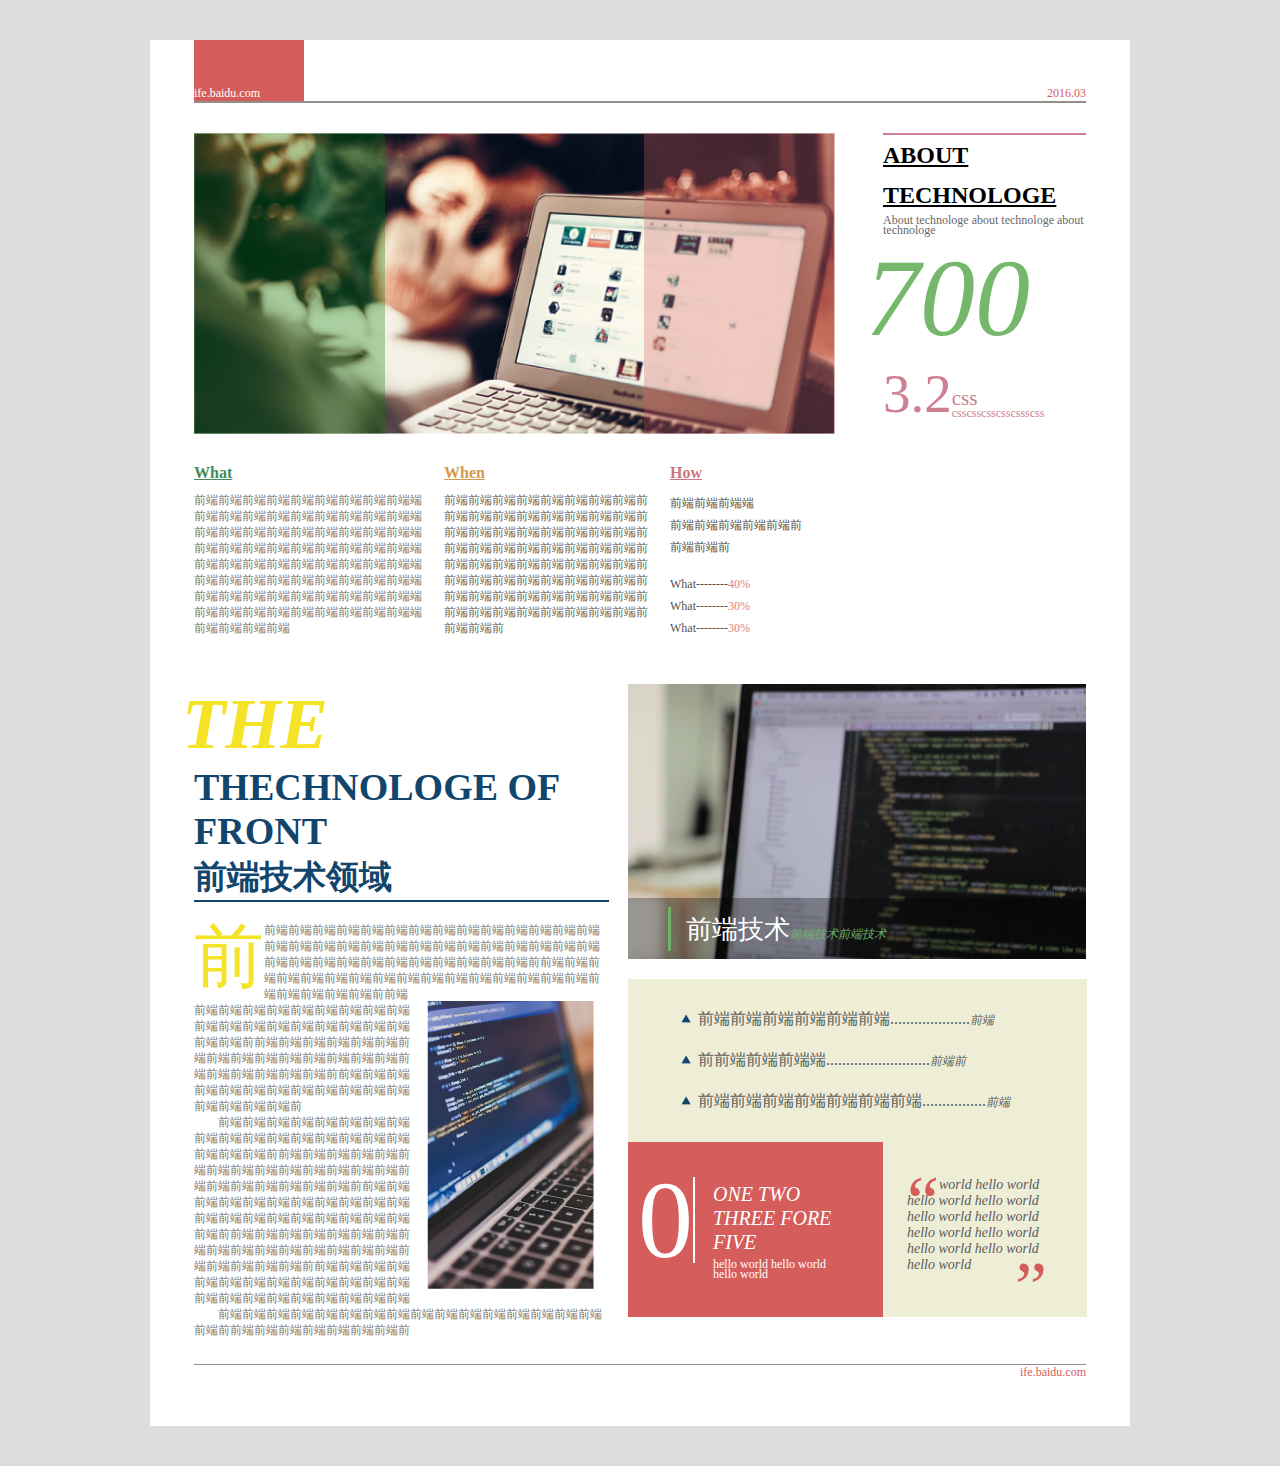
<file: phase_1/task6/06.html>
<!DOCTYPE html>
<html>
    <head>
        <title>通过HTML及CSS模拟报纸排版</title>
        <link rel="stylesheet" type="text/css" href="06.css">
        <meta charset="utf-8">
    </head>
    <body>
        <div id="wrapper">
            <div id="header">
                <div id="logo">
                    <a href="http://ife.baidu.com/">ife.baidu.com</a>
                </div>
                <div id="time">
                    <span>2016.03<span>
                </div>
            </div>

            <div id="main">
                <div id="box1">
                    <div class="left">
                        <div id="big-pic">

                            <div id="left-cover"></div>
                            <div id="right-cover"></div>
                        </div>
                        <div id="what">
                        	<h2 class="w3">What</h2>
                            <p>前端前端前端前端前端前端前端前端前端端
                               前端前端前端前端前端前端前端前端前端端
                               前端前端前端前端前端前端前端前端前端端
                               前端前端前端前端前端前端前端前端前端端
                               前端前端前端前端前端前端前端前端前端端
                               前端前端前端前端前端前端前端前端前端端
                               前端前端前端前端前端前端前端前端前端端
                               前端前端前端前端前端前端前端前端前端端
                               前端前端前端前端
                            </p>
                        </div>
                        <div id="when">
                        	<h2 class="w3">When</h2>
                            <p>
                            前端前端前端前端前端前端前端前端前
                            前端前端前端前端前端前端前端前端前
                            前端前端前端前端前端前端前端前端前
                            前端前端前端前端前端前端前端前端前
                            前端前端前端前端前端前端前端前端前
                            前端前端前端前端前端前端前端前端前
                            前端前端前端前端前端前端前端前端前
                            前端前端前端前端前端前端前端前端前
                            前端前端前
                            </p>
                        </div>
                        <div id="how">
                        	<h2 class="w3">How</h2>
                            <p>
                            前端前端前端端<br />
                            前端前端前端前端前端前<br />
                            前端前端前<br />
                            </p>
                            <p>
                            What--------<span>40%</span><br />
                            What--------<span>30%</span><br />
                            What--------<span>30%</span><br />
                            </p>
                        </div>
                    </div>
                    <div class="right">
                        <h2>ABOUT</h2>
                        <h2>TECHNOLOGE</h2>
                        <p class="about">About technologe about technologe about technologe</p>
                        <p class="seven">700</p>
                        <p class="three-two">3.2</p>
                        <p class="css">
                        	<span>css</span><br />csscsscsscsscssscss
                        </p>
                    </div>
                </div>
                
                <div id="box2">
                    <div class="left">
                        <p class="title1"><span class="the">THE</span> THECHNOLOGE OF FRONT<br />
                        <span class="title2">前端技术领域</span>
                        </p>
                        <p style="text-indent: 0" class="main-text" ><span class="qian">前</span>前端前端前端前端前端前端前端前端前端前端前端前端前端前端前端前端前端前端前端前端前端前端前端前端前端前端前端前端前端前端前端前端前端前端前端前端前端前端前端前前端前端前端前端前端前端前端前端前端前端前端前端前端前端前端前端前端前端前端前端前端前<img class="pic-3" src="pictures/01.png" />前端前端前端前端前端前端前端前端前端前端前端前端前端前端前端前端前端前端前端前端前端前前端前端前端前端前端前端前端前端前端前端前端前端前端前端前端前端前端前端前端前端前端前前端前端前端前端前端前端前端前端前端前端前端前端前端前端前端前端前
                        </p>
                       
                        <p class="main-text">
                            前端前端前端前端前端前端前端前端前端前端前端前端前端前端前端前端前端前端前端前端前前端前端前端前端前端前端前端前端前端前端前端前端前端前端前端前端前端前端前端前端前端前前端前端前端前端前端前端前端前端前端前端前端前端前端前端前端前端前端前端前端前端前端前前端前端前端前端前端前端前端前端前端前端前端前端前端前端前端前端前端前端前端前端前端前前端前端前端前端前端前端前端前端前端前端前端前端前端前端前端前端前端前端前端前端前端前端
                        </p>
                        <p class="main-text">
                            前端前端前端前端前端前端前端前端前端前端前端前端前端前端前端前端前端前前端前端前端前端前端前端前端前
                        </p>
                    </div>
                    <div class="right">
                        <div class="pic2">
                            <div class="title">
                            </div>
                            <div><p><span>前端技术</span><em>前端技术前端技术</em></p>
                            </div>
                        </div>
                        <div class="right-bottom">
                            <ul>
                                <li>前端前端前端前端前端前端....................<em>前端</em></li>
                                <li>前前端前端前端端..........................<em>前端前</em></li>
                                <li>前端前端前端前端前端前端前端................<em>前端</em></li>
                            </ul>
                            <div id="orz">
                                <p id="zero">0</p>
                                <p id="one">ONE TWO<br /> THREE FORE FIVE</p>
                                <p id="hello">hello world hello world<br />hello world</p>
                            </div>
	                            <div id="orz-right">
	                            <span class="qq1">“</span>
	                                <blockquote class="quote">
	                                		  world hello world 
	                                hello world hello world 
	                                hello world hello world
	                                hello world hello world 
	                                hello world hello world 
	                                hello world
	                               
	                                </blockquote>
	                                 <span class="qq2">”</span>
	                            </div>
                    </div>
                </div>
            </div>

            <div id="footer">
                <p>ife.baidu.com</p>
            </div>
        </div>
    </body>
</html>
</file>
<file: phase_1/task5/05.css>
body{margin:0; padding:0; background:#ccc;}
img{max-width:100%; max-height:%80;}

#header{width:100%; background:#222; height:60px; min-width:800px;}

#logo{width:200px; float:left; margin-top:10px; margin-left:30px; }
#nav ul{float:right; margin-top:20px; margin-right:30px}
#nav li{float:left; font-size:16px; margin-left:20px; }
#nav a{color:#fff; text-decoration:none;}
#nav a:hover{color:blue; }

#wrapper{min-width:800px; margin:20px;}
#main{width:65%; float:left;}

.box{background:#fff; border:1px solid #bbb; box-shadow:2px 2px 2px 0 #666; margin-bottom:20px;padding:20px;}
.author,.post_time,h2,h5{color:grey;}
#pic-list ul{list-style:none; margin-left:30px; overflow:hidden; }
#pic-list p{margin:0; padding:0;}
#pic-list li{width:150px;height:110px;padding:5px;border:1px solid #ddd; text-align:center; margin-bottom:20px; margin-right:20px; float:left;}

#table1{border:0; width:100%; border-collapse:collapse;}
#table1 th{background:#333; color:#fff; border:1px solid #ccc; text-align:left;}
#table1 td{padding:5px; border:1px solid #ccc;}
#table1 tr:last-child{background:#999; font-weight:bold;}


#aside{width:30%; background:#fff; float:right; box-shadow:2px 2px 2px 0 #666; padding:20px;}
#aside h2{color:#000; border-left:8px solid #ccc; font-size:20px; padding:10px 0;}
#aside td[right]{text-align:right; }
#submit-button{background:rgb(28,99,221); line-height:3em; border-radius:5px; border:0; outline:none; color:#fff; width:100%;}

#footer{background:#222;padding:10px;width:100%;text-align:center; clear:both;}
</file>
<file: phase_1/task6/06.css>
*{
    margin:0;
    padding:0;
}

body{
    font-family:"黑体";
    background: #ddd;
    height:100%;
}

#wrapper{
    background: #fff;
    width: 980px;
    height: 1386px;
    margin: 40px auto;
    position: relative;
}

/*header*/
#header{
    width: 892px;
    height: 61px;
    border-bottom: 2px solid #938e8c;
    margin: 0 auto;
    position: relative;
    text-align: bottom;
}
#logo{
    width: 110px;
    height: 61px;
    background: #d45d5c;
}
#logo a{
    text-decoration: none;
    position: absolute;
    bottom: 0;
    font-size: 12px;
    color:#ffffff;
}
#time{
    font-size: 12px;
    color: #d45d5c;
    position: absolute; 
    right: 0;
    bottom: 0;
}

/*主体内容*/
#main{
    width: 892px;
    margin: 0 auto;
}
#box1{
    margin: 30px 0;
    position: relative;
}
#box1 .left{
    float: left;
}

#big-pic{
    width: 641px;
    height: 301px; 
    position: relative;
    background: url(pictures/big-pic.png);    
}
#left-cover{
    width: 191px;
    height: 301px;
    float: left;
    background: green;
    opacity: 0.3;
}
#right-cover{
    width: 191px;
    height: 301px;
    float: right;
    background: #d45d5c;
    opacity: 0.3;
}

.w3{
    font-size: 16px;
    font-family: "微软雅黑";
    font-weight: bold;
    text-decoration: underline;
    margin-bottom: 10px;
}
#what{
    float: left;
    margin: 30px 20px 30px 0;
    width: 230px;
}
#what h2{
    color: #418c59;
}
#what p{
    font-size: 12px;
    color: #767777;
    font-family: "宋体";
    line-height: 16px;
}

#when{
    float: left;
    margin: 30px 20px 30px 0;
    width: 206px;
}
#when h2{
    color: #d2994f;
}
#when p{
    font-size: 12px;
    color: #231815;
    font-family: "微软雅黑";
    line-height: 16px;
    opacity: 0.7;
}
#how{
    float: left;
    margin: 30px 20px 30px 0;
}
#how h2{
    color: #cc7680;
}
#how p{
    font-size: 12px;
    line-height: 22px;
    font-family: "微软雅黑";
    opacity: 0.7;
    margin-bottom: 15px;
}
#how span{
    color: #cd4a48;
}

#box1 .right{
    float: right;
    width: 203px;
    height: 301px;
    border-top: 2px solid #cc8091;
}
#box1 .right h2{
    font-size: 24px;
    color: #000000;
    font-family: "微软雅黑";
    text-decoration: underline;
    line-height: 40px;
}
#box1 .right .about{
   font-size: 12px;
   color: #676767;
   font-family: "楷体";
   line-height: 10px;
}
#box1 .right .seven{
    font-size: 110px;
    color: #75b86b;
    font-family: "微软雅黑";
    font-style: italic;
    margin-left: -18px;
}
#box1 .right .three-two{
    font-size: 55px;
    color: #cc8091;
    font-family: "微软雅黑";
    float: left;
}
#box1 .right .css{
    font-size: 12px;
    color: #cc8091;
    font-family: "微软雅黑";
    float: left;
    margin-top: 30px;
    line-height: 12px;
}
#box1 .right .css span{
    font-size: 21px;
}

#box2{
    height: 640px;
    clear: both;
    margin: 40px 0 30px 0; 
}

#box2 .left{
    width: 415px;
    float: left;
}
#box2 .left .the{
    font-size: 71px;
    color: #f5e327;
    font-family: "黑体";
    font-weight: bold;
    font-style: italic;
    margin-left: -12px;
}
#box2 .left .title1{
    font-size: 38px;
    color: #11456b;
    font-family: "黑体";
    font-weight: bold;
    border-bottom: 2px solid #11456b;
    margin-bottom: 20px;
}
#box2 .left .title2{
    font-size: 33px;
}
#box2 .left .main-text{
    font-size: 12px;
    color: #767777;
    font-family: "宋体";
    line-height: 16px;
    position: relative;
    text-indent: 2em;
}
#box2 .left .main-text .qian{
    font-size: 70px;
    color: #f5e327;
    font-family: "微软雅黑";
    float: left;
    line-height: 70px;
}
#box2 .left .main-text .pic-3{
    float: right;
    margin: 15px;
}
#box2 .right{
    width: 458px;
    float: right;
}

#box2 .right .pic2{
    width: 458px;
    height: 275px;
    background: url(pictures/02.png);
    background-size: 458px 275px;
    position: relative;
}
#box2 .right .pic2 .title{
    width: 458px;
    height: 61px;
    position: absolute;
    bottom: 0;
    opacity: 0.3;
    background: #000;
}
#box2 .right .pic2 p{
    border-left: 3px solid #72b16a;
    height: 44px;
    margin: 8px 40px;
    padding: 0 15px;
    line-height: 46px;
    color: #72b16a;
    font-size: 12px;
    font-family: "微软雅黑";
    position: absolute;
    bottom: 0;
}
#box2 .right .pic2 span{
    font-size: 26px;
    color: #ffffff;
}

#box2 .right .right-bottom{
    width: 459px;
    height: 318px;
    margin: 20px 0;
    padding: 10px 0;
    background: #eeeed6;
    position: relative;
}
#box2 .right .right-bottom ul{ 
    margin: 20px;
    list-style-image: url(pictures/triangle.png);
}
#box2 .right .right-bottom ul li{
    font-size: 16px;
    color: #5a5b5b;
    font-family: "宋体";
    margin: 20px 20px 20px 50px;
}
#box2 .right .right-bottom ul li em{
    font-size: 12px;
}

#orz{
    width: 235px;
    height: 105px;
    background: #d55d5c;
    color: #ffffff;
    font-family: "黑体";
    padding: 35px 10px;
    position: absolute;
    left: 0;
    bottom: 0;
}
#orz #zero{
    font-size: 110px;
    float:left;
    font-family: "微软雅黑";
    border-right: 2px solid #ffffff;
    height: 86px;
    line-height: 86px;
}
#orz #one{
    font-size: 20px;
    font-style: italic;
    line-height: 24px;
    margin-left: 75px;
    margin-top: 5px;
}
#orz #hello{
    font-size: 12px;
    line-height: 10px;
    margin-left: 75px;
    margin-top: 5px;
}
#orz-right{
    position: absolute;
    width: 160px;
    height: 110px;
    right: 0;
    bottom: 10px;
    margin: 20px;
    font-size: 14px;
    color: #5a5b5b;
    font-family: "黑体";
    line-height: 16px;
    font-style: italic;
}
#orz-right .qq1{
    color: #d45d5c;
    font-size: 72px;
    font-family: "黑体";
    font-style: normal;
    line-height: 30px;
    position: absolute;
    top: 10px;
    left: 0;
}
#orz-right .quote{
    text-indent: 32px;
}

#orz-right .qq2{
    color: #d45d5c;
    font-size: 72px;
    font-family: "黑体";
    font-style: normal;
    line-height: 30px;
    position: absolute;
    bottom: -15px;
    right: 20px;
}
#footer{
    width: 892px;
    height: 61px;
    border-top: 1px solid #938e8c;
    clear: both;
    font-size: 12px;
    color: #d45d5c;
    font-family: "黑体";
    margin-top: 40px;
    position: relative;
}
#footer p{
    position: absolute;
    top: 0;
    right: 0;
}
</file>
